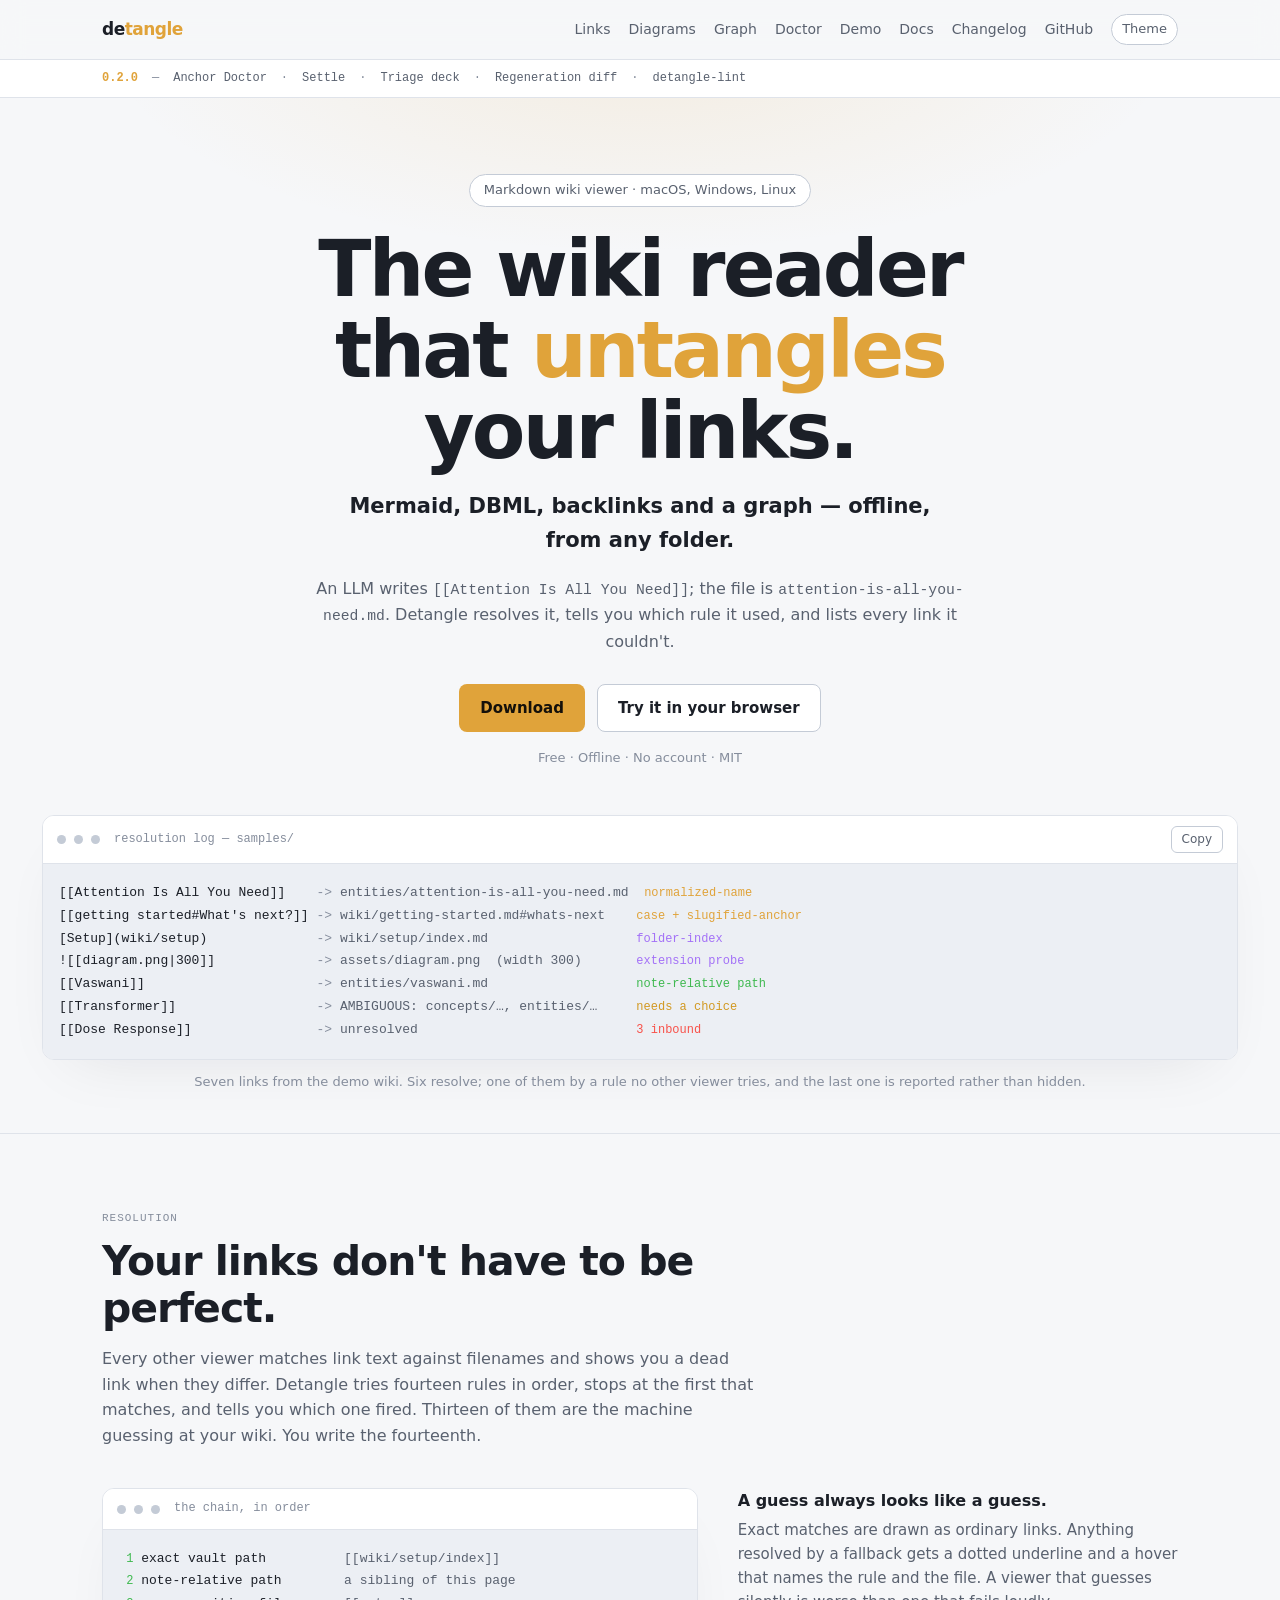
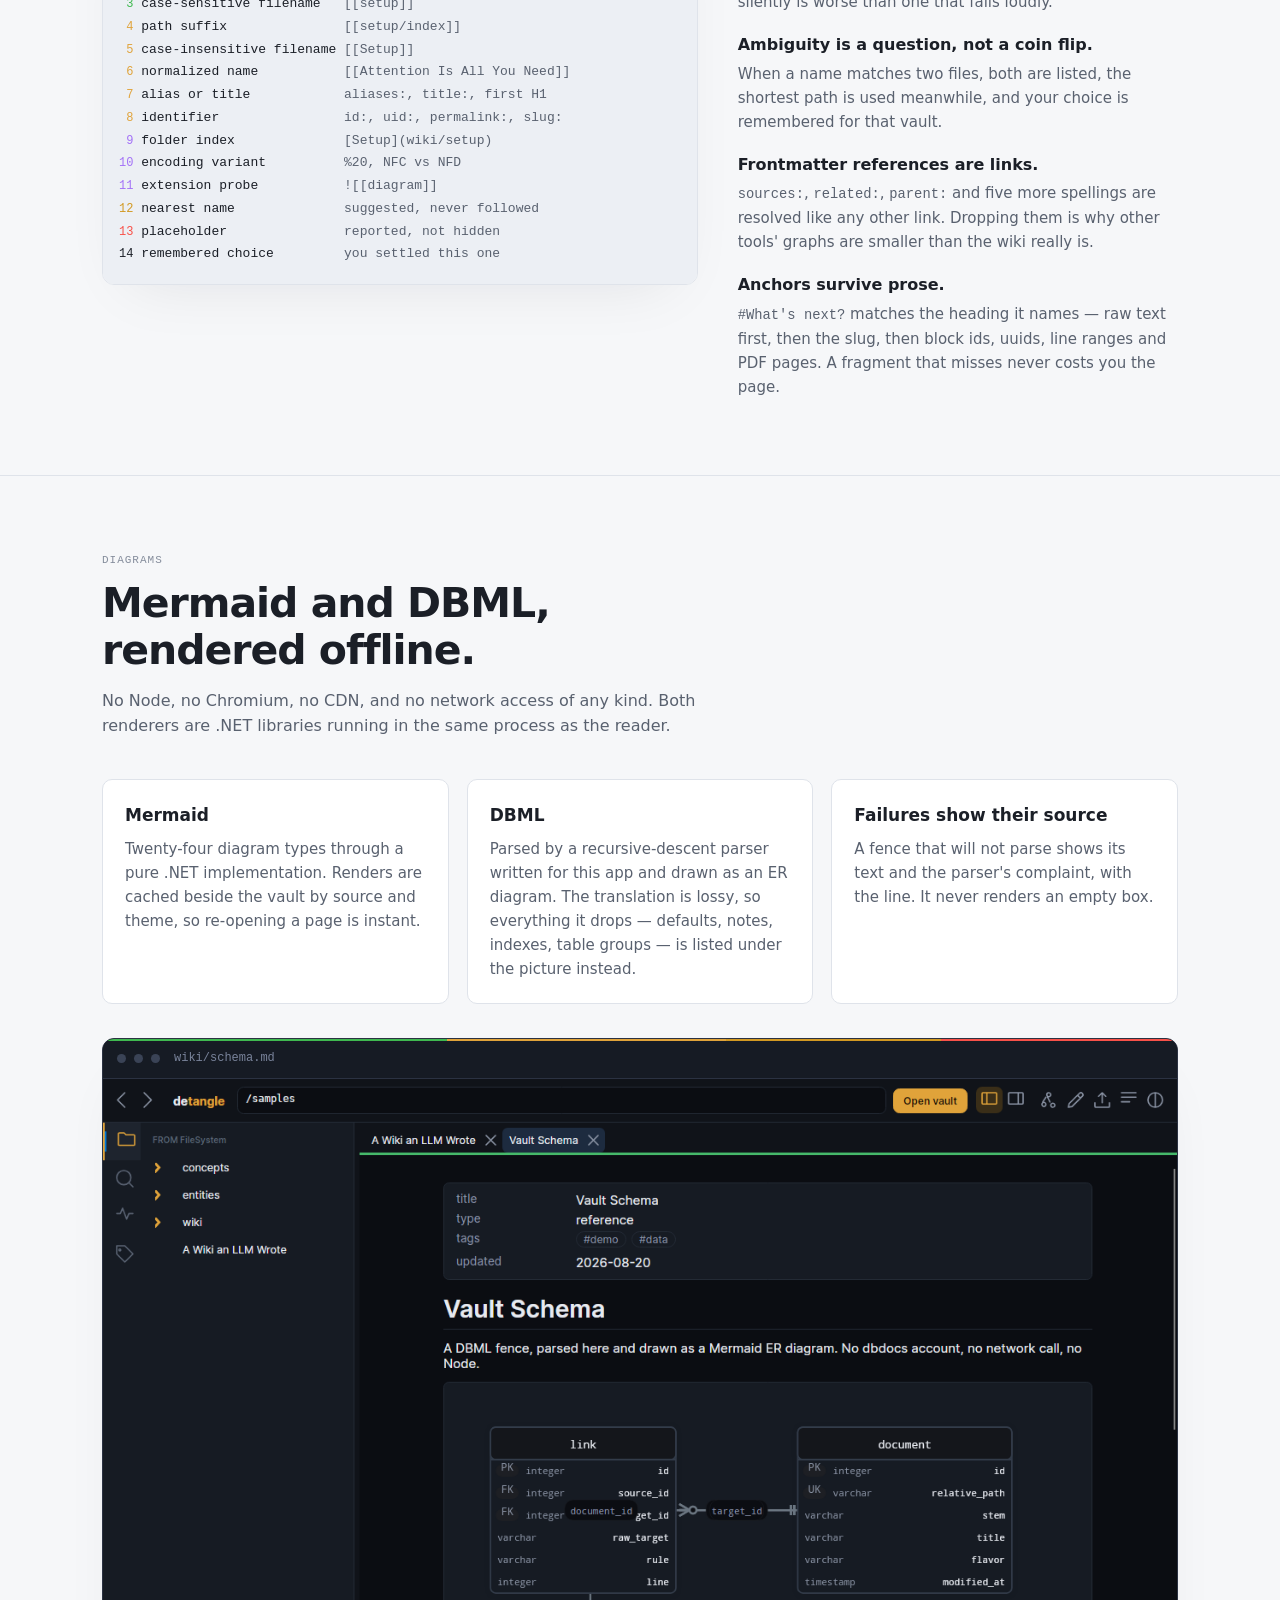
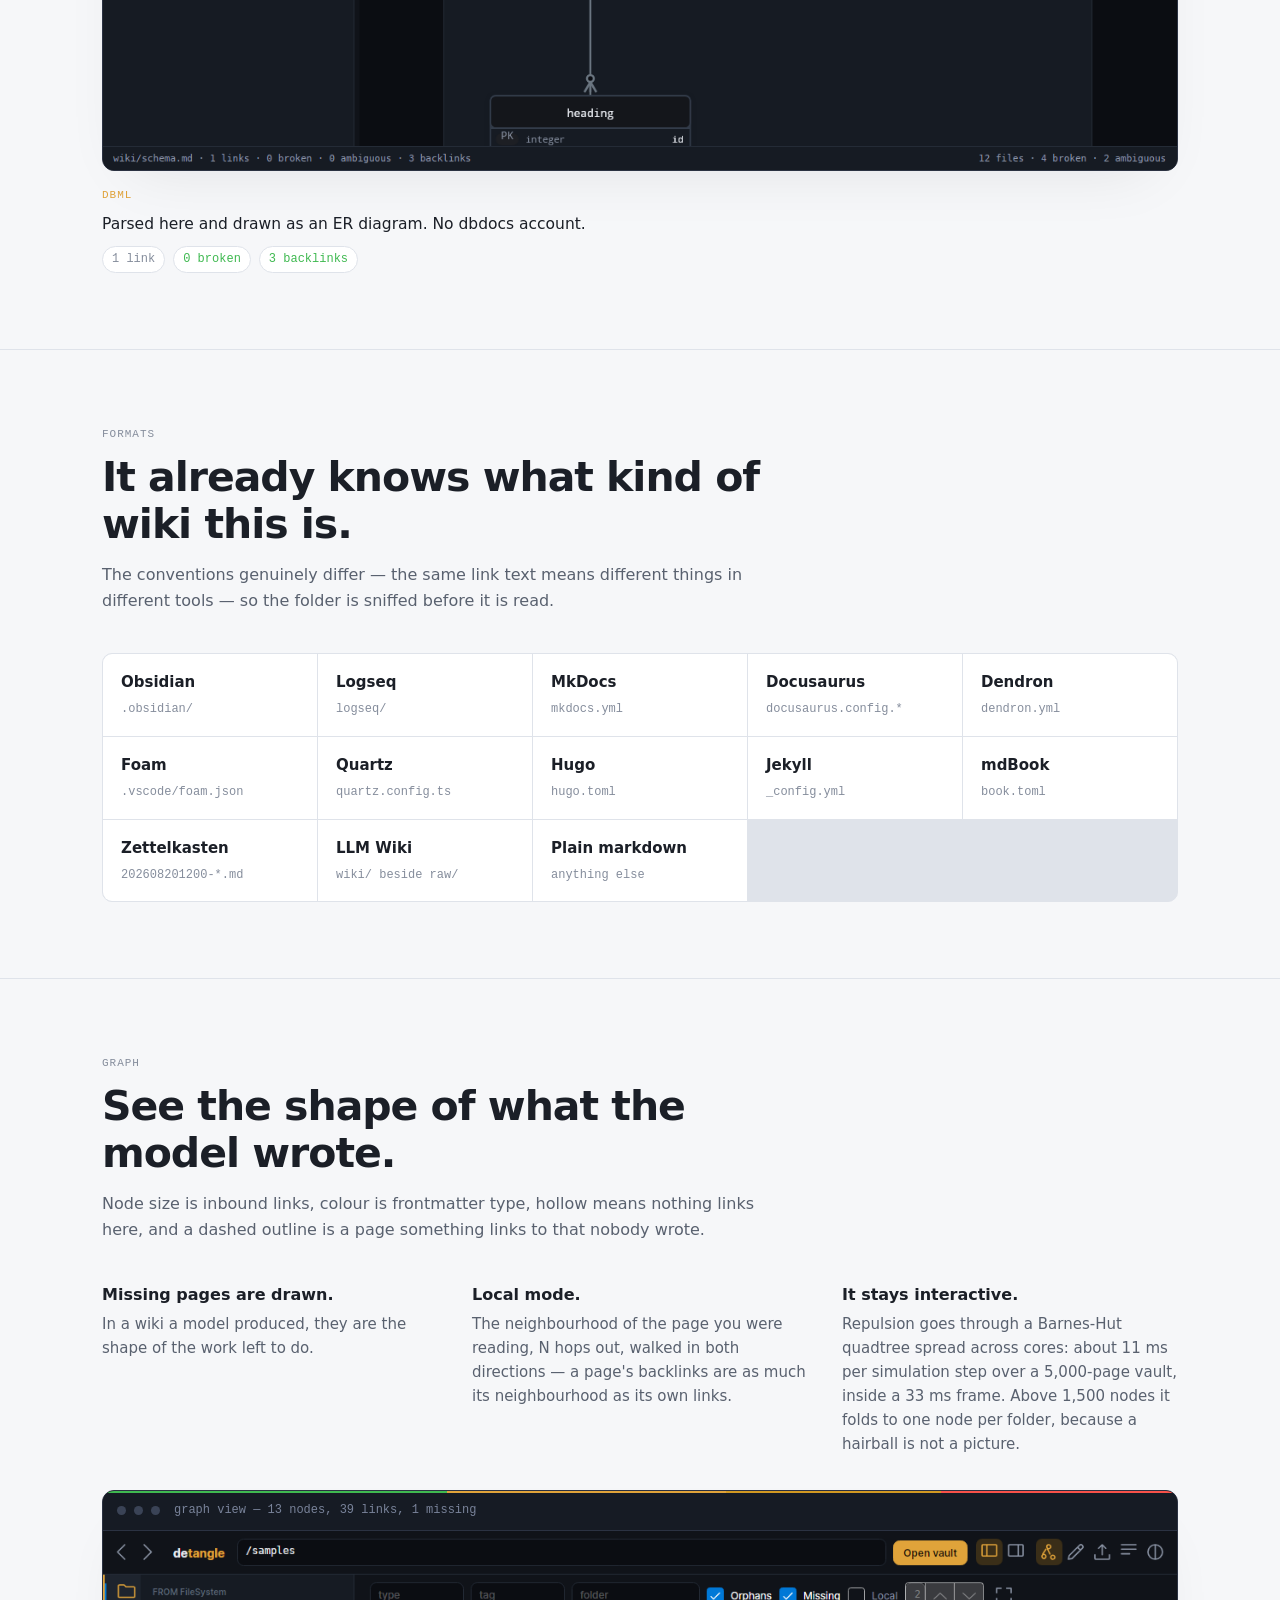
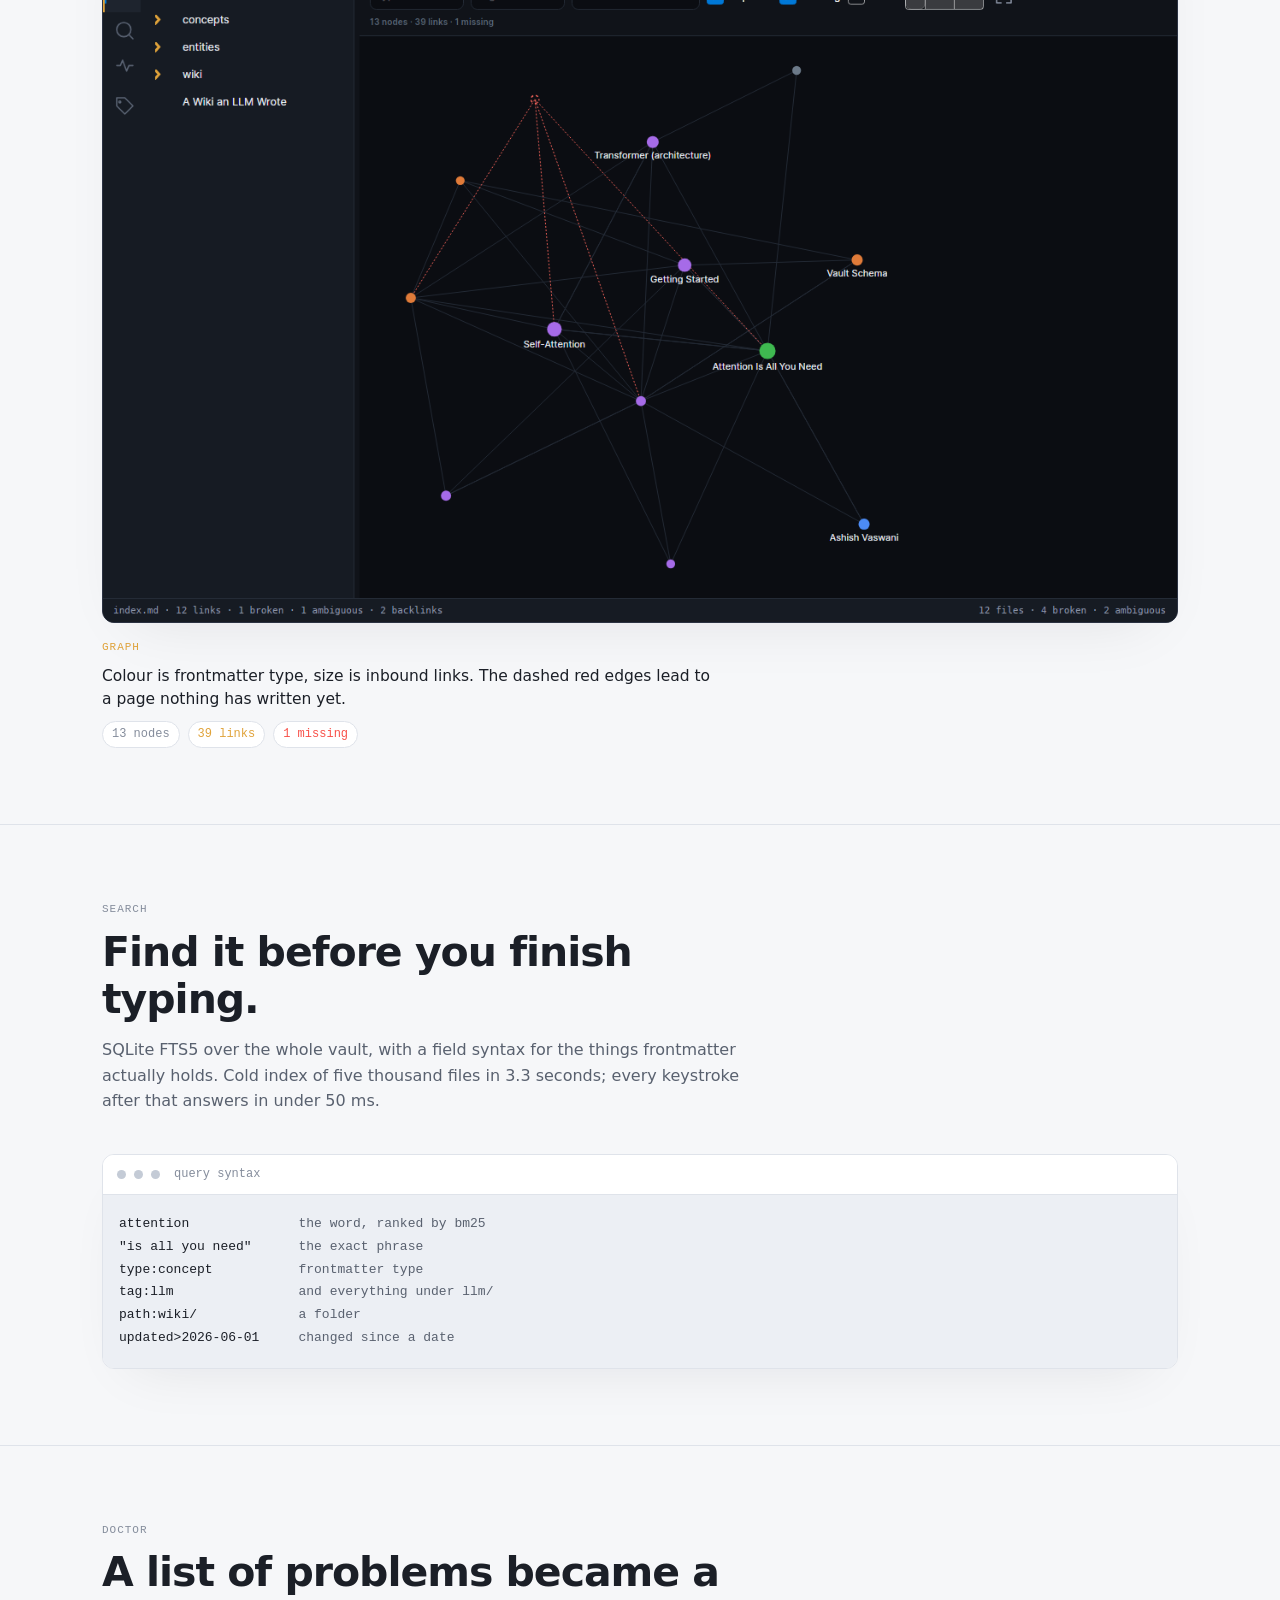
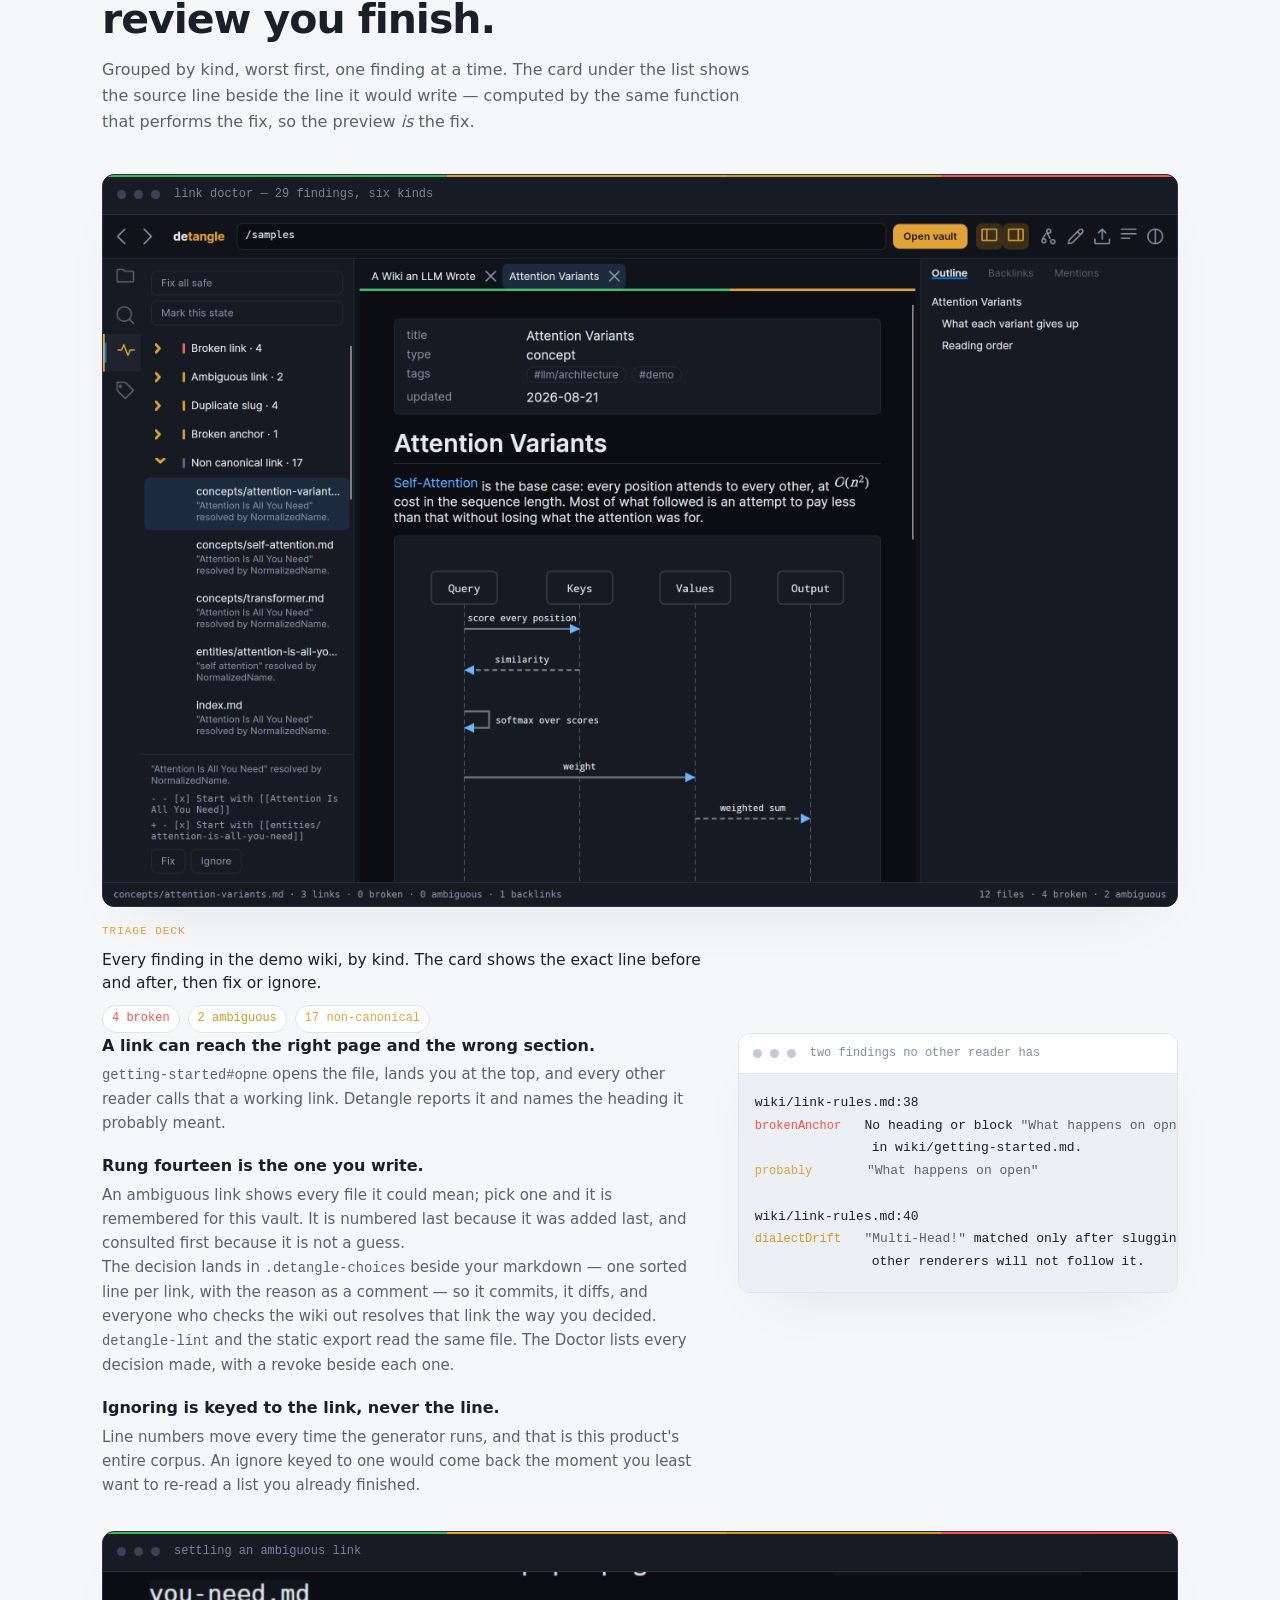
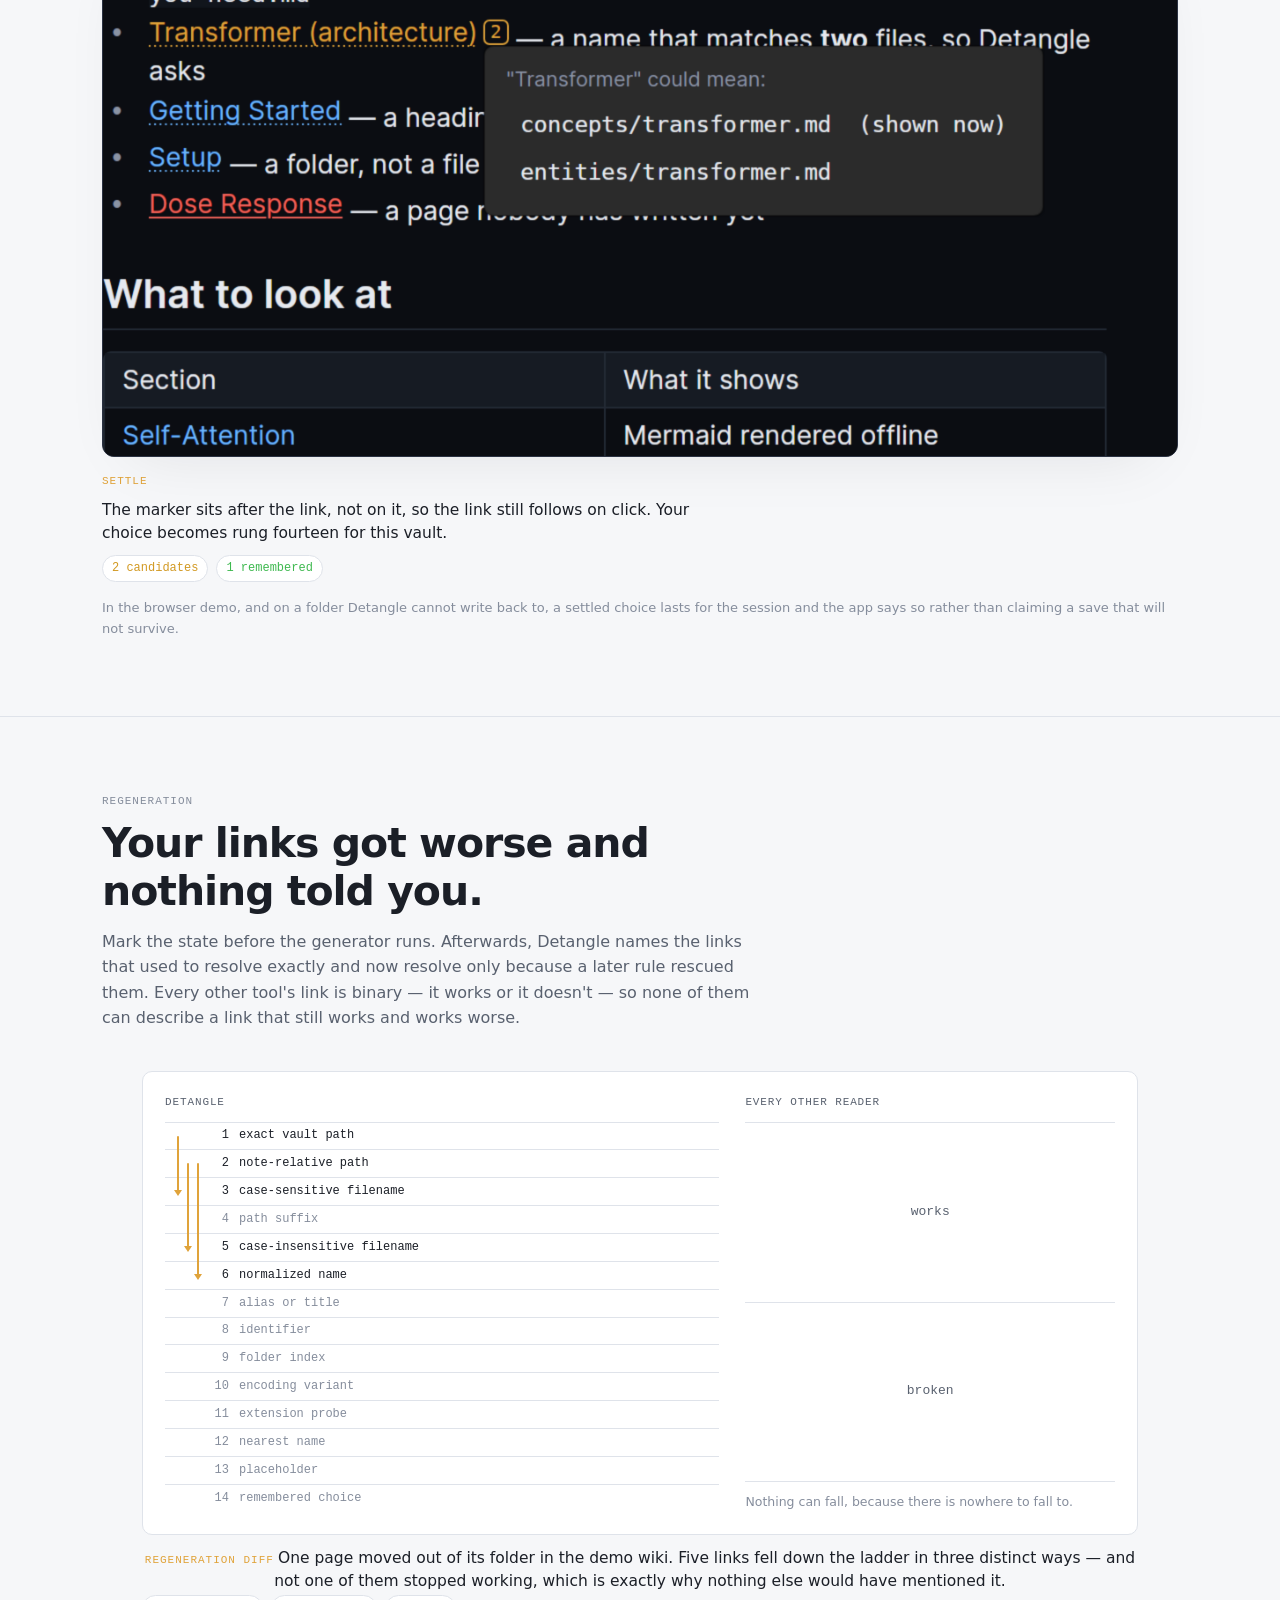
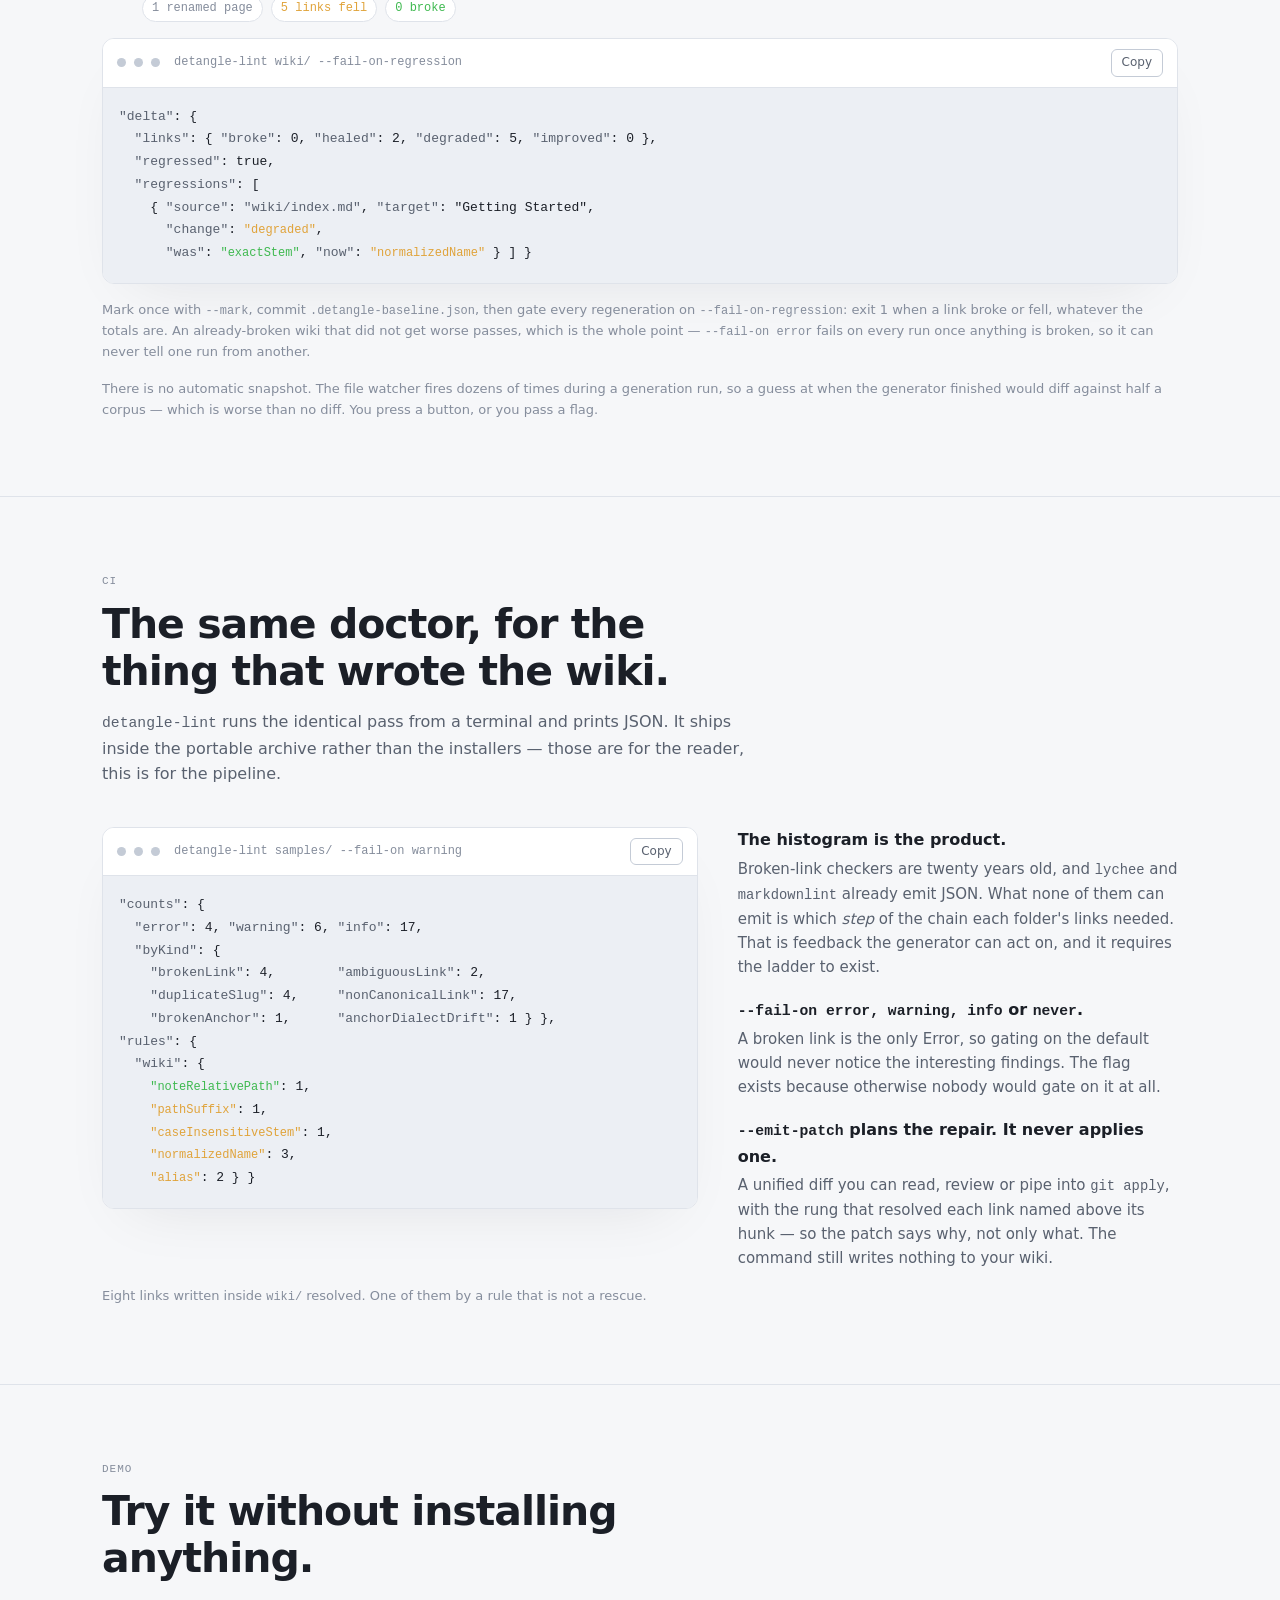
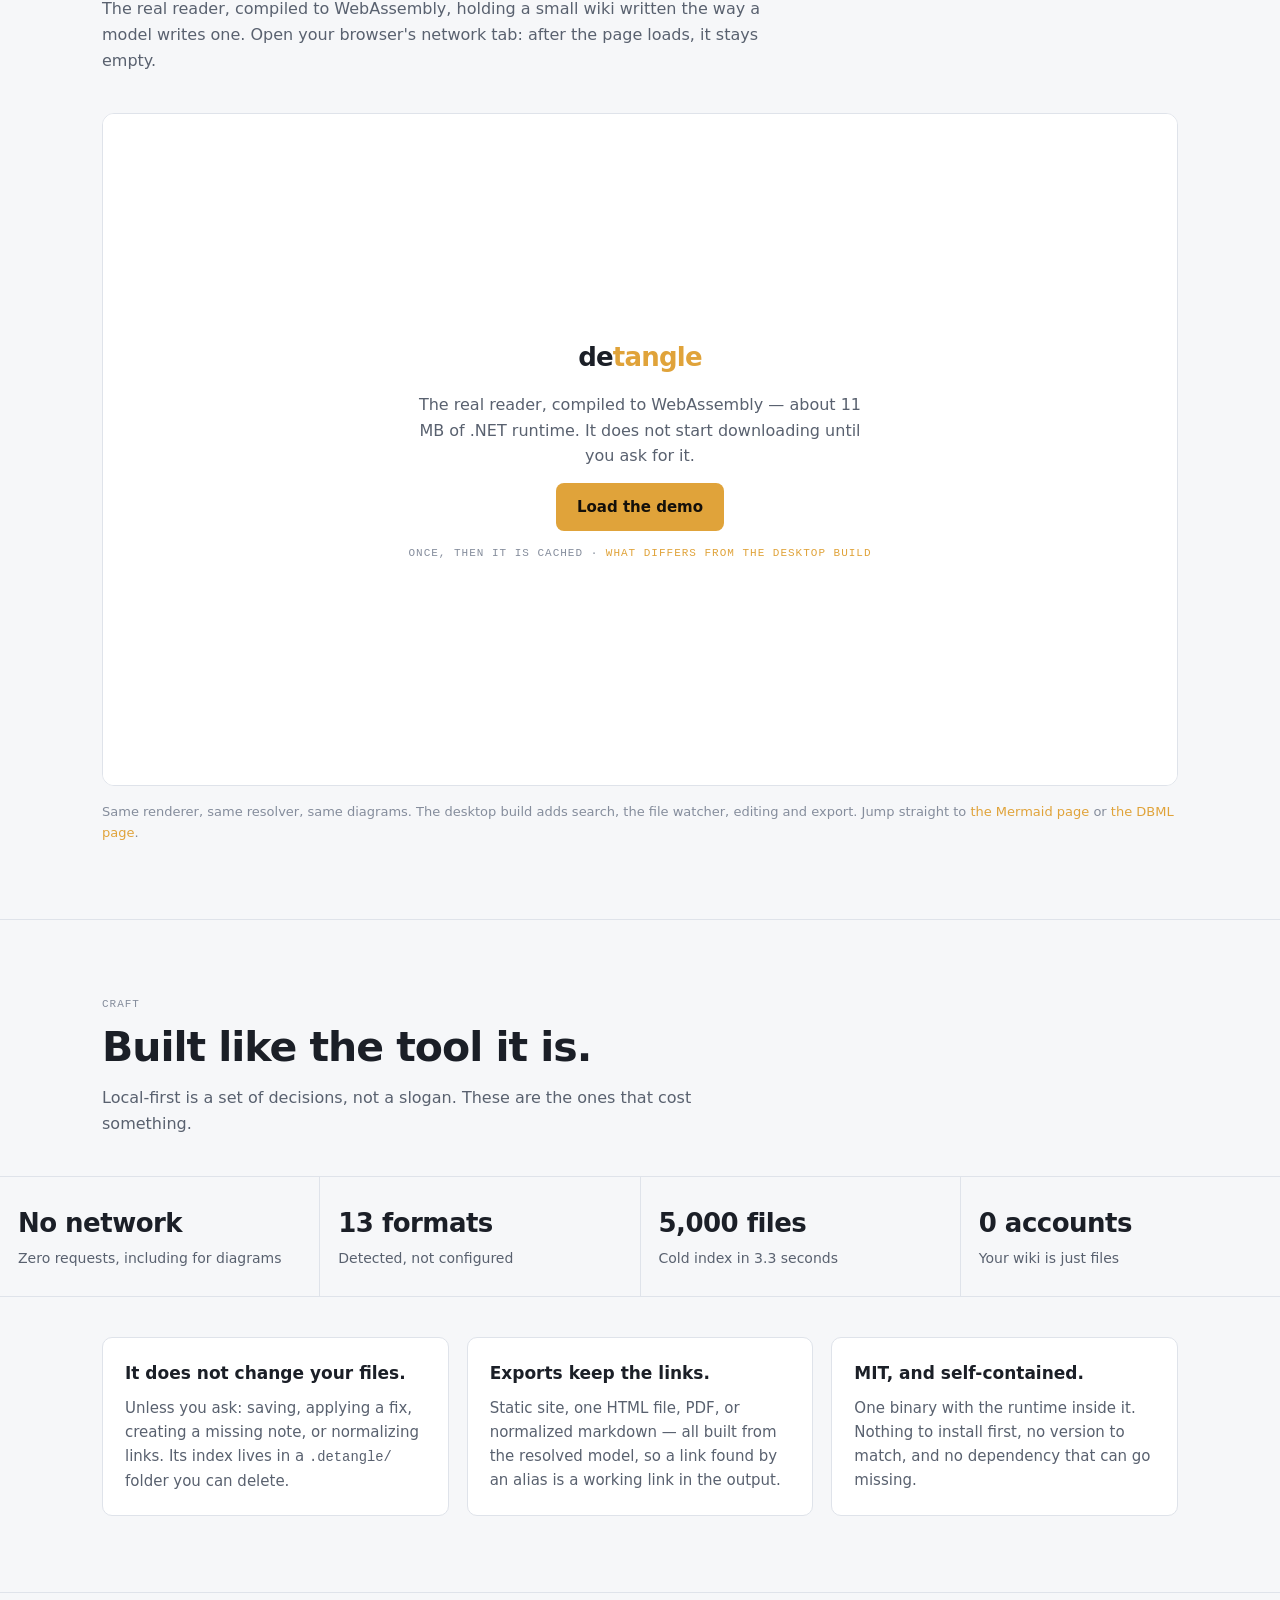
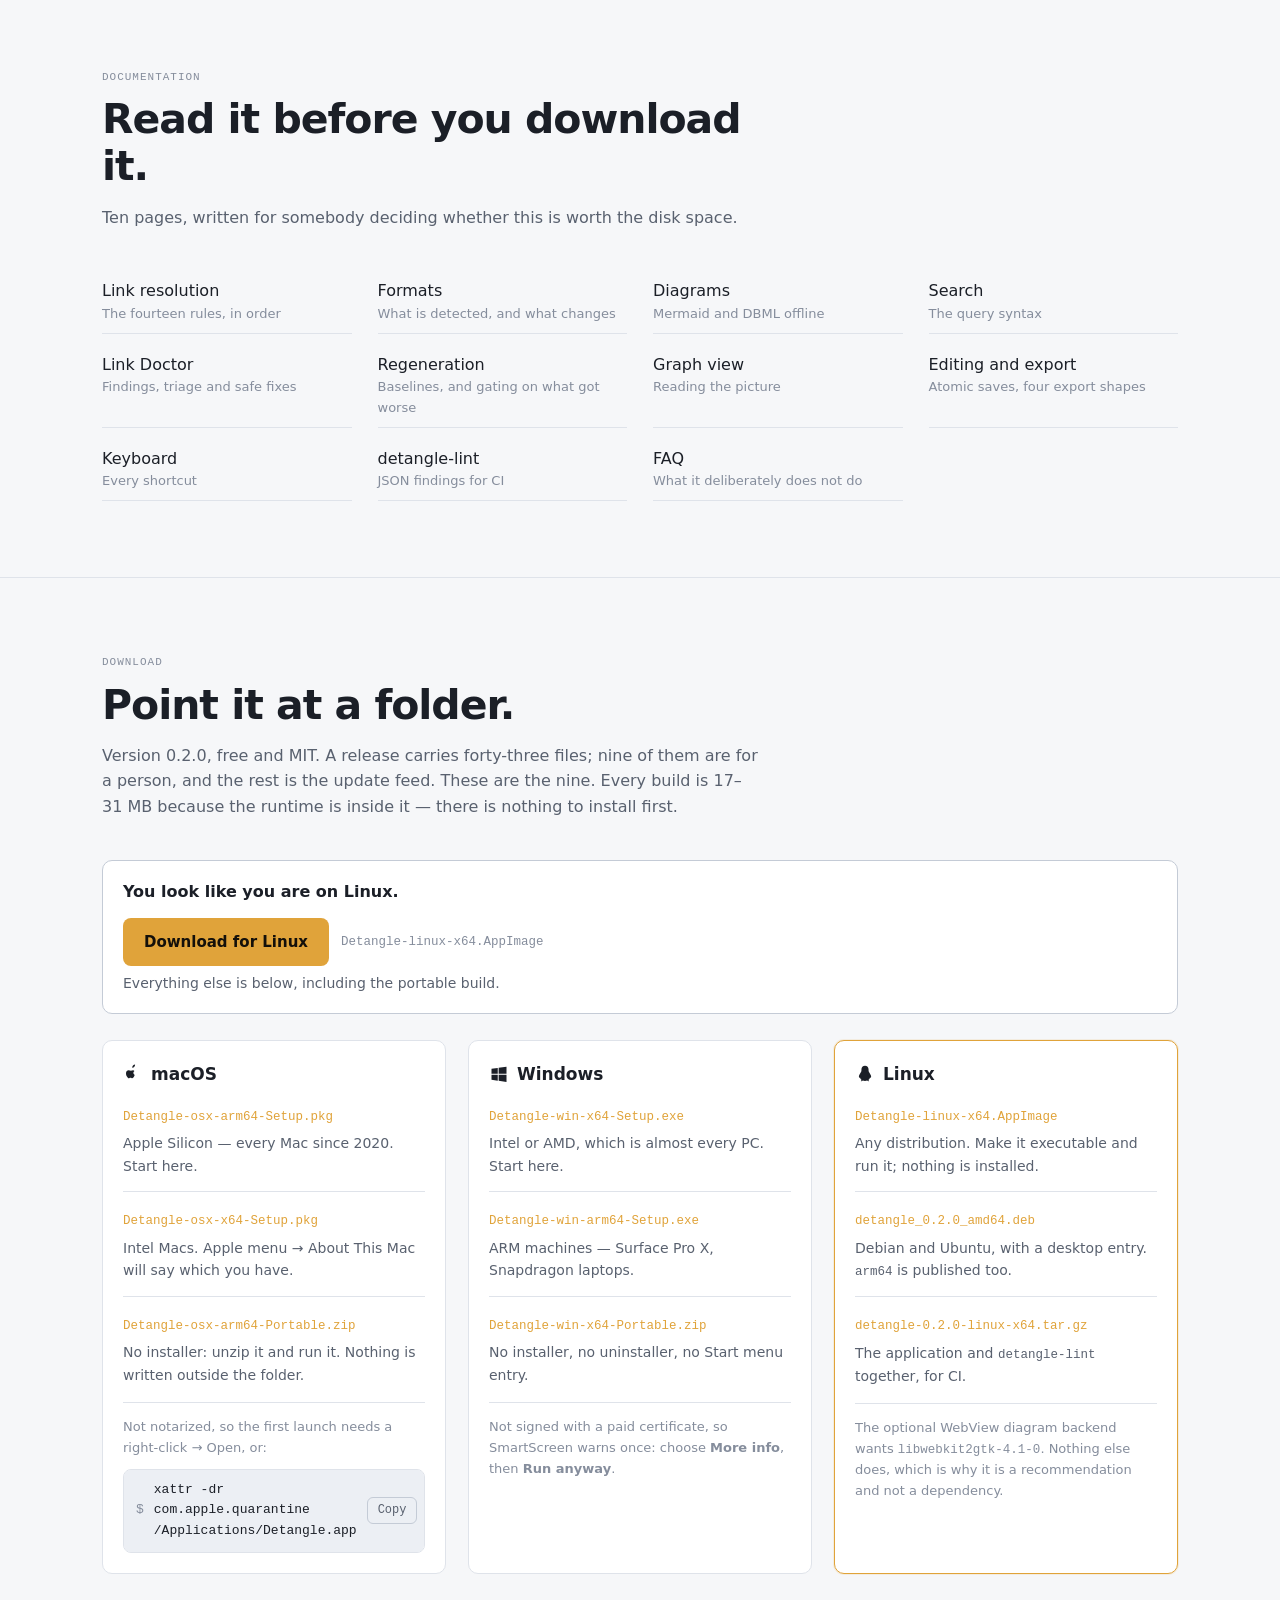
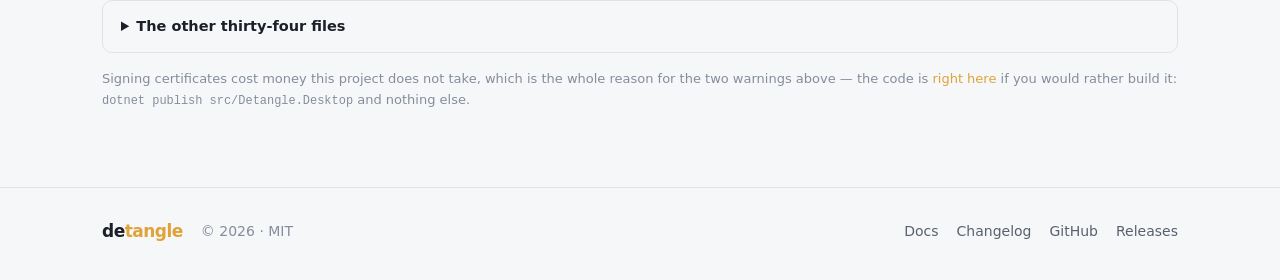
<file: site/index.html>
<!doctype html>
<html lang="en">
<head>
<meta charset="utf-8" />
<meta name="viewport" content="width=device-width, initial-scale=1" />
<title>Detangle — the wiki reader that untangles your links</title>
<meta name="description" content="A markdown wiki viewer that resolves the links your generator got wrong, says which rule it used, and tells you when a link that still works has started working worse. Offline, from any folder. macOS, Windows, Linux. MIT." />
<link rel="canonical" href="https://detangle.dev/" />
<meta property="og:title" content="Detangle — read the wiki the model actually wrote" />
<meta property="og:description" content="An LLM writes [[Attention Is All You Need]]; the file is attention-is-all-you-need.md. Detangle resolves it, tells you which rule it used, and lists every link it couldn't." />
<meta property="og:type" content="website" />
<meta property="og:url" content="https://detangle.dev/" />
<link rel="icon" href="favicon.svg" type="image/svg+xml" />
<link rel="stylesheet" href="styles.css" />
<script>
  // Pre-paint so the page never flashes the wrong palette. No stored value means
  // follow the operating system, which the stylesheet handles on its own.
  try {
    var stored = localStorage.getItem("detangle-theme");
    if (stored) { document.documentElement.setAttribute("data-theme", stored); }
  } catch (e) { /* private mode; the OS preference still applies */ }
</script>
</head>
<body>

<header>
  <div class="wrap">
    <a class="wordmark" href="index.html">de<span>tangle</span></a>
    <nav>
      <a href="#links">Links</a>
      <a href="#diagrams">Diagrams</a>
      <a href="#graph">Graph</a>
      <a href="#doctor">Doctor</a>
      <a class="persist" href="#demo">Demo</a>
      <a class="persist" href="docs/">Docs</a>
      <a class="persist" href="changelog.html">Changelog</a>
      <a class="persist" href="https://github.com/donaldsteele/detangle">GitHub</a>
      <button class="toggle" id="theme-toggle" type="button" aria-label="Switch theme">Theme</button>
    </nav>
  </div>
</header>

<!--
  What is new, delivered as navigation rather than as an announcement. Naming five things
  precisely and letting the reader count them does more than any adjective would.
-->
<div class="release-rail">
  <div class="wrap">
    <a class="ver" href="changelog.html">0.2.0</a>
    <span class="sep">&mdash;</span>
    <a href="#doctor">Anchor Doctor</a>
    <span class="sep">&middot;</span>
    <a href="#doctor">Settle</a>
    <span class="sep">&middot;</span>
    <a href="#doctor">Triage deck</a>
    <span class="sep">&middot;</span>
    <a href="#change">Regeneration diff</a>
    <span class="sep">&middot;</span>
    <a href="#lint">detangle-lint</a>
  </div>
</div>

<main>

<div class="hero">
  <div class="wrap">
    <span class="pill">Markdown wiki viewer · macOS, Windows, Linux</span>
    <h1>The wiki reader that <em>untangles</em> your links.</h1>
    <p class="capability">Mermaid, DBML, backlinks and a graph — offline, from any folder.</p>
    <p class="lede">
      An LLM writes <code>[[Attention Is All You Need]]</code>; the file is
      <code>attention-is-all-you-need.md</code>. Detangle resolves it, tells you which
      rule it used, and lists every link it couldn't.
    </p>
    <div class="cta-row">
      <a class="button primary" href="#download">Download</a>
      <a class="button ghost" href="#demo">Try it in your browser</a>
    </div>
    <p class="micro">Free · Offline · No account · MIT</p>
  </div>

  <figure class="shot">
    <div class="window">
      <div class="chrome">
        <span class="dot"></span><span class="dot"></span><span class="dot"></span>
        <span class="title">resolution log — samples/</span>
        <button class="copy" type="button" data-copy="log">Copy</button>
      </div>
<pre class="log" id="log"><span class="src">[[Attention Is All You Need]]</span>    <span class="arrow">-&gt;</span> <span class="dst">entities/attention-is-all-you-need.md</span>  <span class="rule normalized">normalized-name</span>
<span class="src">[[getting started#What's next?]]</span> <span class="arrow">-&gt;</span> <span class="dst">wiki/getting-started.md#whats-next</span>    <span class="rule normalized">case + slugified-anchor</span>
<span class="src">[Setup](wiki/setup)</span>              <span class="arrow">-&gt;</span> <span class="dst">wiki/setup/index.md</span>                   <span class="rule heuristic">folder-index</span>
<span class="src">![[diagram.png|300]]</span>             <span class="arrow">-&gt;</span> <span class="dst">assets/diagram.png  (width 300)</span>       <span class="rule heuristic">extension probe</span>
<span class="src">[[Vaswani]]</span>                      <span class="arrow">-&gt;</span> <span class="dst">entities/vaswani.md</span>                   <span class="rule exact">note-relative path</span>
<span class="src">[[Transformer]]</span>                  <span class="arrow">-&gt;</span> <span class="dst">AMBIGUOUS: concepts/…, entities/…</span>     <span class="rule ambiguous">needs a choice</span>
<span class="src">[[Dose Response]]</span>                <span class="arrow">-&gt;</span> <span class="dst">unresolved</span>                            <span class="rule unresolved">3 inbound</span></pre>
    </div>
    <figcaption>
      Seven links from the demo wiki. Six resolve; one of them by a rule no other viewer
      tries, and the last one is reported rather than hidden.
    </figcaption>
  </figure>
</div>

<section id="links">
  <div class="wrap">
    <div class="section-head">
      <span class="label">Resolution</span>
      <h2>Your links don't have to be perfect.</h2>
      <p>
        Every other viewer matches link text against filenames and shows you a dead link
        when they differ. Detangle tries fourteen rules in order, stops at the first that
        matches, and tells you which one fired. Thirteen of them are the machine guessing
        at your wiki. You write the fourteenth.
      </p>
    </div>

    <div class="split">
      <div class="window">
        <div class="chrome">
          <span class="dot"></span><span class="dot"></span><span class="dot"></span>
          <span class="title">the chain, in order</span>
        </div>
<pre class="log"><span class="rule exact"> 1</span> exact vault path          <span class="dst">[[wiki/setup/index]]</span>
<span class="rule exact"> 2</span> note-relative path        <span class="dst">a sibling of this page</span>
<span class="rule exact"> 3</span> case-sensitive filename   <span class="dst">[[setup]]</span>
<span class="rule normalized"> 4</span> path suffix               <span class="dst">[[setup/index]]</span>
<span class="rule normalized"> 5</span> case-insensitive filename <span class="dst">[[Setup]]</span>
<span class="rule normalized"> 6</span> normalized name           <span class="dst">[[Attention Is All You Need]]</span>
<span class="rule normalized"> 7</span> alias or title            <span class="dst">aliases:, title:, first H1</span>
<span class="rule normalized"> 8</span> identifier                <span class="dst">id:, uid:, permalink:, slug:</span>
<span class="rule heuristic"> 9</span> folder index              <span class="dst">[Setup](wiki/setup)</span>
<span class="rule heuristic">10</span> encoding variant          <span class="dst">%20, NFC vs NFD</span>
<span class="rule heuristic">11</span> extension probe           <span class="dst">![[diagram]]</span>
<span class="rule ambiguous">12</span> nearest name              <span class="dst">suggested, never followed</span>
<span class="rule unresolved">13</span> placeholder               <span class="dst">reported, not hidden</span>
<span class="rule settled">14</span> remembered choice         <span class="dst">you settled this one</span></pre>
      </div>

      <ul class="points">
        <li>
          <h3>A guess always looks like a guess.</h3>
          <p>
            Exact matches are drawn as ordinary links. Anything resolved by a fallback
            gets a dotted underline and a hover that names the rule and the file. A viewer
            that guesses silently is worse than one that fails loudly.
          </p>
        </li>
        <li>
          <h3>Ambiguity is a question, not a coin flip.</h3>
          <p>
            When a name matches two files, both are listed, the shortest path is used
            meanwhile, and your choice is remembered for that vault.
          </p>
        </li>
        <li>
          <h3>Frontmatter references are links.</h3>
          <p>
            <code>sources:</code>, <code>related:</code>, <code>parent:</code> and five
            more spellings are resolved like any other link. Dropping them is why other
            tools' graphs are smaller than the wiki really is.
          </p>
        </li>
        <li>
          <h3>Anchors survive prose.</h3>
          <p>
            <code>#What's next?</code> matches the heading it names — raw text first,
            then the slug, then block ids, uuids, line ranges and PDF pages. A fragment
            that misses never costs you the page.
          </p>
        </li>
      </ul>
    </div>
</div>
</section>

<section id="diagrams">
  <div class="wrap">
    <div class="section-head">
      <span class="label">Diagrams</span>
      <h2>Mermaid and DBML, rendered offline.</h2>
      <p>
        No Node, no Chromium, no CDN, and no network access of any kind. Both renderers
        are .NET libraries running in the same process as the reader.
      </p>
    </div>

    <div class="cards">
      <div class="card">
        <h3>Mermaid</h3>
        <p>
          Twenty-four diagram types through a pure .NET implementation. Renders are cached
          beside the vault by source and theme, so re-opening a page is instant.
        </p>
      </div>
      <div class="card">
        <h3>DBML</h3>
        <p>
          Parsed by a recursive-descent parser written for this app and drawn as an ER
          diagram. The translation is lossy, so everything it drops — defaults, notes,
          indexes, table groups — is listed under the picture instead.
        </p>
      </div>
      <div class="card">
        <h3>Failures show their source</h3>
        <p>
          A fence that will not parse shows its text and the parser's complaint, with the
          line. It never renders an empty box.
        </p>
      </div>
    </div>
        <figure class="shot inset">
        <div class="window">
          <div class="chrome">
            <span class="dot"></span><span class="dot"></span><span class="dot"></span>
            <span class="title">wiki/schema.md</span>
          </div>
          <img src="images/dbml.png" width="1256" height="808" loading="lazy"
               alt="A DBML schema rendered as an entity relationship diagram inside Detangle" />
        </div>
        <figcaption>
          <span class="reading-label">DBML</span>
          <span class="reading-line">Parsed here and drawn as an ER diagram. No dbdocs account.</span>
          <span class="readings">
            <span class="reading">1 link</span>
            <span class="reading exact">0 broken</span>
            <span class="reading exact">3 backlinks</span>
          </span>
        </figcaption>
      </figure>
</div>
</section>

<section id="formats">
  <div class="wrap">
    <div class="section-head">
      <span class="label">Formats</span>
      <h2>It already knows what kind of wiki this is.</h2>
      <p>
        The conventions genuinely differ — the same link text means different things in
        different tools — so the folder is sniffed before it is read.
      </p>
    </div>

    <div class="formats">
      <div><strong>Obsidian</strong><span>.obsidian/</span></div>
      <div><strong>Logseq</strong><span>logseq/</span></div>
      <div><strong>MkDocs</strong><span>mkdocs.yml</span></div>
      <div><strong>Docusaurus</strong><span>docusaurus.config.*</span></div>
      <div><strong>Dendron</strong><span>dendron.yml</span></div>
      <div><strong>Foam</strong><span>.vscode/foam.json</span></div>
      <div><strong>Quartz</strong><span>quartz.config.ts</span></div>
      <div><strong>Hugo</strong><span>hugo.toml</span></div>
      <div><strong>Jekyll</strong><span>_config.yml</span></div>
      <div><strong>mdBook</strong><span>book.toml</span></div>
      <div><strong>Zettelkasten</strong><span>202608201200-*.md</span></div>
      <div><strong>LLM Wiki</strong><span>wiki/ beside raw/</span></div>
      <div><strong>Plain markdown</strong><span>anything else</span></div>
    </div>
  </div>
</section>

<section id="graph">
  <div class="wrap">
    <div class="section-head">
      <span class="label">Graph</span>
      <h2>See the shape of what the model wrote.</h2>
      <p>
        Node size is inbound links, colour is frontmatter type, hollow means nothing links
        here, and a dashed outline is a page something links to that nobody wrote.
      </p>
    </div>

      <ul class="points wide">
        <li>
          <h3>Missing pages are drawn.</h3>
          <p>In a wiki a model produced, they are the shape of the work left to do.</p>
        </li>
        <li>
          <h3>Local mode.</h3>
          <p>
            The neighbourhood of the page you were reading, N hops out, walked in both
            directions — a page's backlinks are as much its neighbourhood as its own links.
          </p>
        </li>
        <li>
          <h3>It stays interactive.</h3>
          <p>
            Repulsion goes through a Barnes-Hut quadtree spread across cores: about 11 ms
            per simulation step over a 5,000-page vault, inside a 33 ms frame. Above 1,500
            nodes it folds to one node per folder, because a hairball is not a picture.
          </p>
        </li>
      </ul>

      <figure class="shot inset">
        <div class="window">
          <div class="chrome">
            <span class="dot"></span><span class="dot"></span><span class="dot"></span>
            <span class="title">graph view — 13 nodes, 39 links, 1 missing</span>
          </div>
          <img src="images/graph.png" width="1256" height="808" loading="lazy"
               alt="Detangle's force-directed graph of the demo wiki, with missing pages drawn as dashed edges" />
        </div>
        <figcaption>
          <span class="reading-label">Graph</span>
          <span class="reading-line">Colour is frontmatter type, size is inbound links. The dashed red edges lead to a page nothing has written yet.</span>
          <span class="readings">
            <span class="reading">13 nodes</span>
            <span class="reading normalized">39 links</span>
            <span class="reading unresolved">1 missing</span>
          </span>
        </figcaption>
      </figure>
</div>
</section>

<section id="search">
  <div class="wrap">
    <div class="section-head">
      <span class="label">Search</span>
      <h2>Find it before you finish typing.</h2>
      <p>
        SQLite FTS5 over the whole vault, with a field syntax for the things frontmatter
        actually holds. Cold index of five thousand files in 3.3 seconds; every keystroke
        after that answers in under 50 ms.
      </p>
    </div>

    <div class="window">
      <div class="chrome">
        <span class="dot"></span><span class="dot"></span><span class="dot"></span>
        <span class="title">query syntax</span>
      </div>
<pre class="log"><span class="src">attention</span>              <span class="dst">the word, ranked by bm25</span>
<span class="src">"is all you need"</span>      <span class="dst">the exact phrase</span>
<span class="src">type:concept</span>           <span class="dst">frontmatter type</span>
<span class="src">tag:llm</span>                <span class="dst">and everything under llm/</span>
<span class="src">path:wiki/</span>             <span class="dst">a folder</span>
<span class="src">updated&gt;2026-06-01</span>     <span class="dst">changed since a date</span></pre>
    </div>
  </div>
</section>

<section id="doctor">
  <div class="wrap">
    <div class="section-head">
      <span class="label">Doctor</span>
      <h2>A list of problems became a review you finish.</h2>
      <p>
        Grouped by kind, worst first, one finding at a time. The card under the list shows
        the source line beside the line it would write — computed by the same function that
        performs the fix, so the preview <em>is</em> the fix.
      </p>
    </div>

    <figure class="shot inset">
      <div class="window">
        <div class="chrome">
          <span class="dot"></span><span class="dot"></span><span class="dot"></span>
          <span class="title">link doctor — 29 findings, six kinds</span>
        </div>
        <img src="images/doctor.png" width="1256" height="808" loading="lazy"
             alt="Detangle's Link Doctor grouped by finding kind, with one finding selected and a before-and-after preview of the line it would rewrite" />
      </div>
      <figcaption>
        <span class="reading-label">Triage deck</span>
        <span class="reading-line">Every finding in the demo wiki, by kind. The card shows the exact line before and after, then fix or ignore.</span>
        <span class="readings">
          <span class="reading unresolved">4 broken</span>
          <span class="reading ambiguous">2 ambiguous</span>
          <span class="reading normalized">17 non-canonical</span>
        </span>
      </figcaption>
    </figure>

    <div class="split">
      <ul class="points">
        <li>
          <h3>A link can reach the right page and the wrong section.</h3>
          <p>
            <code>getting-started#opne</code> opens the file, lands you at the top, and
            every other reader calls that a working link. Detangle reports it and names the
            heading it probably meant.
          </p>
        </li>
        <li>
          <h3>Rung fourteen is the one you write.</h3>
          <p>
            An ambiguous link shows every file it could mean; pick one and it is remembered
            for this vault. It is numbered last because it was added last, and consulted
            first because it is not a guess.
          </p>
          <p>
            The decision lands in <code>.detangle-choices</code> beside your markdown — one
            sorted line per link, with the reason as a comment — so it commits, it diffs,
            and everyone who checks the wiki out resolves that link the way you decided.
            <code>detangle-lint</code> and the static export read the same file. The Doctor
            lists every decision made, with a revoke beside each one.
          </p>
        </li>
        <li>
          <h3>Ignoring is keyed to the link, never the line.</h3>
          <p>
            Line numbers move every time the generator runs, and that is this product's
            entire corpus. An ignore keyed to one would come back the moment you least
            want to re-read a list you already finished.
          </p>
        </li>
      </ul>

      <div class="window">
        <div class="chrome">
          <span class="dot"></span><span class="dot"></span><span class="dot"></span>
          <span class="title">two findings no other reader has</span>
        </div>
<pre class="log"><span class="src">wiki/link-rules.md:38</span>
<span class="rule unresolved">brokenAnchor</span>   No heading or block <span class="dst">"What happens on opne"</span>
               in wiki/getting-started.md.
<span class="rule normalized">probably</span>       <span class="dst">"What happens on open"</span>

<span class="src">wiki/link-rules.md:40</span>
<span class="rule ambiguous">dialectDrift</span>   <span class="dst">"Multi-Head!"</span> matched only after slugging;
               other renderers will not follow it.</pre>
      </div>
    </div>

    <figure class="shot inset">
      <div class="window">
        <div class="chrome">
          <span class="dot"></span><span class="dot"></span><span class="dot"></span>
          <span class="title">settling an ambiguous link</span>
        </div>
        <img src="images/settle.png" width="1220" height="550" loading="lazy"
             alt="An ambiguous link in a rendered page with a small count marker after it, opened to show both candidate files and which one is shown now" />
      </div>
      <figcaption>
        <span class="reading-label">Settle</span>
        <span class="reading-line">The marker sits after the link, not on it, so the link still follows on click. Your choice becomes rung fourteen for this vault.</span>
        <span class="readings">
          <span class="reading ambiguous">2 candidates</span>
          <span class="reading exact">1 remembered</span>
        </span>
      </figcaption>
    </figure>

    <p class="micro">
      In the browser demo, and on a folder Detangle cannot write back to, a settled choice
      lasts for the session and the app says so rather than claiming a save that will not
      survive.
    </p>
  </div>
</section>

<section id="change">
  <div class="wrap">
    <div class="section-head">
      <span class="label">Regeneration</span>
      <h2>Your links got worse and nothing told you.</h2>
      <p>
        Mark the state before the generator runs. Afterwards, Detangle names the links that
        used to resolve exactly and now resolve only because a later rule rescued them.
        Every other tool's link is binary — it works or it doesn't — so none of them can
        describe a link that still works and works worse.
      </p>
    </div>

    <figure>
      <div class="ladder">
        <div class="side">
          <h3>Detangle</h3>
          <div class="rungs" aria-hidden="true">
            <div class="rung touched"><span class="step">1</span><span class="name">exact vault path</span></div>
            <div class="rung touched"><span class="step">2</span><span class="name">note-relative path</span></div>
            <div class="rung touched"><span class="step">3</span><span class="name">case-sensitive filename</span></div>
            <div class="rung"><span class="step">4</span><span class="name">path suffix</span></div>
            <div class="rung touched"><span class="step">5</span><span class="name">case-insensitive filename</span></div>
            <div class="rung touched"><span class="step">6</span><span class="name">normalized name</span></div>
            <div class="rung"><span class="step">7</span><span class="name">alias or title</span></div>
            <div class="rung"><span class="step">8</span><span class="name">identifier</span></div>
            <div class="rung"><span class="step">9</span><span class="name">folder index</span></div>
            <div class="rung"><span class="step">10</span><span class="name">encoding variant</span></div>
            <div class="rung"><span class="step">11</span><span class="name">extension probe</span></div>
            <div class="rung"><span class="step">12</span><span class="name">nearest name</span></div>
            <div class="rung"><span class="step">13</span><span class="name">placeholder</span></div>
            <div class="rung"><span class="step">14</span><span class="name">remembered choice</span></div>
            <span class="drop a"></span>
            <span class="drop b"></span>
            <span class="drop c"></span>
          </div>
        </div>

        <div class="side">
          <h3>Every other reader</h3>
          <div class="rungs binary" aria-hidden="true">
            <div class="rung">works</div>
            <div class="rung">broken</div>
          </div>
          <p class="ladder-note">
            Nothing can fall, because there is nowhere to fall to.
          </p>
        </div>
      </div>

      <figcaption>
        <span class="reading-label">Regeneration diff</span>
        <span class="reading-line">One page moved out of its folder in the demo wiki. Five links fell down the ladder in three distinct ways — and not one of them stopped working, which is exactly why nothing else would have mentioned it.</span>
        <span class="readings">
          <span class="reading">1 renamed page</span>
          <span class="reading normalized">5 links fell</span>
          <span class="reading exact">0 broke</span>
        </span>
      </figcaption>
    </figure>

    <div class="window">
      <div class="chrome">
        <span class="dot"></span><span class="dot"></span><span class="dot"></span>
        <span class="title">detangle-lint wiki/ --fail-on-regression</span>
        <button class="copy" type="button" data-copy="delta">Copy</button>
      </div>
<pre class="log" id="delta"><span class="key">"delta"</span>: {
  <span class="key">"links"</span>: { <span class="key">"broke"</span>: <span class="num">0</span>, <span class="key">"healed"</span>: <span class="num">2</span>, <span class="key">"degraded"</span>: <span class="num">5</span>, <span class="key">"improved"</span>: <span class="num">0</span> },
  <span class="key">"regressed"</span>: <span class="num">true</span>,
  <span class="key">"regressions"</span>: [
    { <span class="key">"source"</span>: <span class="dst">"wiki/index.md"</span>, <span class="key">"target"</span>: <span class="src">"Getting Started"</span>,
      <span class="key">"change"</span>: <span class="rule normalized">"degraded"</span>,
      <span class="key">"was"</span>: <span class="rule exact">"exactStem"</span>, <span class="key">"now"</span>: <span class="rule normalized">"normalizedName"</span> } ] }</pre>
    </div>

    <p class="micro">
      Mark once with <code>--mark</code>, commit <code>.detangle-baseline.json</code>, then
      gate every regeneration on <code>--fail-on-regression</code>: exit 1 when a link broke
      or fell, whatever the totals are. An already-broken wiki that did not get worse
      passes, which is the whole point — <code>--fail-on error</code> fails on every run
      once anything is broken, so it can never tell one run from another.
    </p>

    <p class="micro">
      There is no automatic snapshot. The file watcher fires dozens of times during a
      generation run, so a guess at when the generator finished would diff against half a
      corpus — which is worse than no diff. You press a button, or you pass a flag.
    </p>
  </div>
</section>

<section id="lint">
  <div class="wrap">
    <div class="section-head">
      <span class="label">CI</span>
      <h2>The same doctor, for the thing that wrote the wiki.</h2>
      <p>
        <code>detangle-lint</code> runs the identical pass from a terminal and prints JSON.
        It ships inside the portable archive rather than the installers — those are for the
        reader, this is for the pipeline.
      </p>
    </div>

    <div class="split">
      <div class="window">
        <div class="chrome">
          <span class="dot"></span><span class="dot"></span><span class="dot"></span>
          <span class="title">detangle-lint samples/ --fail-on warning</span>
          <button class="copy" type="button" data-copy="lint">Copy</button>
        </div>
<pre class="log" id="lint"><span class="key">"counts"</span>: {
  <span class="key">"error"</span>: <span class="num">4</span>, <span class="key">"warning"</span>: <span class="num">6</span>, <span class="key">"info"</span>: <span class="num">17</span>,
  <span class="key">"byKind"</span>: {
    <span class="key">"brokenLink"</span>: <span class="num">4</span>,        <span class="key">"ambiguousLink"</span>: <span class="num">2</span>,
    <span class="key">"duplicateSlug"</span>: <span class="num">4</span>,     <span class="key">"nonCanonicalLink"</span>: <span class="num">17</span>,
    <span class="key">"brokenAnchor"</span>: <span class="num">1</span>,      <span class="key">"anchorDialectDrift"</span>: <span class="num">1</span> } },
<span class="key">"rules"</span>: {
  <span class="key">"wiki"</span>: {
    <span class="rule exact">"noteRelativePath"</span>: <span class="num">1</span>,
    <span class="rule normalized">"pathSuffix"</span>: <span class="num">1</span>,
    <span class="rule normalized">"caseInsensitiveStem"</span>: <span class="num">1</span>,
    <span class="rule normalized">"normalizedName"</span>: <span class="num">3</span>,
    <span class="rule normalized">"alias"</span>: <span class="num">2</span> } }</pre>
      </div>

      <ul class="points">
        <li>
          <h3>The histogram is the product.</h3>
          <p>
            Broken-link checkers are twenty years old, and <code>lychee</code> and
            <code>markdownlint</code> already emit JSON. What none of them can emit is
            which <em>step</em> of the chain each folder's links needed. That is feedback
            the generator can act on, and it requires the ladder to exist.
          </p>
        </li>
        <li>
          <h3><code>--fail-on error, warning, info</code> or <code>never</code>.</h3>
          <p>
            A broken link is the only Error, so gating on the default would never notice
            the interesting findings. The flag exists because otherwise nobody would gate
            on it at all.
          </p>
        </li>
        <li>
          <h3><code>--emit-patch</code> plans the repair. It never applies one.</h3>
          <p>
            A unified diff you can read, review or pipe into <code>git apply</code>, with
            the rung that resolved each link named above its hunk — so the patch says why,
            not only what. The command still writes nothing to your wiki.
          </p>
        </li>
      </ul>
    </div>

    <p class="micro">
      Eight links written inside <code>wiki/</code> resolved. One of them by a rule that is
      not a rescue.
    </p>
  </div>
</section>

<section id="demo">
  <div class="wrap">
    <div class="section-head">
      <span class="label">Demo</span>
      <h2>Try it without installing anything.</h2>
      <p>
        The real reader, compiled to WebAssembly, holding a small wiki written the way a
        model writes one. Open your browser's network tab: after the page loads, it stays
        empty.
      </p>
    </div>

    <div class="demo-frame" id="demo-frame">
      <div class="demo-poster">
        <p class="demo-poster-mark">de<span>tangle</span></p>
        <p class="demo-poster-line">
          The real reader, compiled to WebAssembly — about 11 MB of .NET runtime. It does
          not start downloading until you ask for it.
        </p>
        <a class="button primary" id="demo-start" href="demo/">Load the demo</a>
        <p class="demo-poster-micro">
          Once, then it is cached · <a href="demo/?page=wiki/getting-started">what differs
          from the desktop build</a>
        </p>
      </div>
    </div>
    <p class="micro">
      Same renderer, same resolver, same diagrams. The desktop build adds search, the file
      watcher, editing and export. Jump straight to
      <a href="demo/?page=concepts/self-attention">the Mermaid page</a> or
      <a href="demo/?page=wiki/schema">the DBML page</a>.
    </p>
  </div>
</section>

<section id="craft">
  <div class="wrap">
    <div class="section-head">
      <span class="label">Craft</span>
      <h2>Built like the tool it is.</h2>
      <p>
        Local-first is a set of decisions, not a slogan. These are the ones that cost
        something.
      </p>
    </div>
  </div>

  <div class="specs">
    <div><strong>No network</strong><span>Zero requests, including for diagrams</span></div>
    <div><strong>13 formats</strong><span>Detected, not configured</span></div>
    <div><strong>5,000 files</strong><span>Cold index in 3.3 seconds</span></div>
    <div><strong>0 accounts</strong><span>Your wiki is just files</span></div>
  </div>

  <div class="wrap follows">
    <div class="cards">
      <div class="card">
        <h3>It does not change your files.</h3>
        <p>
          Unless you ask: saving, applying a fix, creating a missing note, or normalizing
          links. Its index lives in a <code>.detangle/</code> folder you can delete.
        </p>
      </div>
      <div class="card">
        <h3>Exports keep the links.</h3>
        <p>
          Static site, one HTML file, PDF, or normalized markdown — all built from the
          resolved model, so a link found by an alias is a working link in the output.
        </p>
      </div>
      <div class="card">
        <h3>MIT, and self-contained.</h3>
        <p>
          One binary with the runtime inside it. Nothing to install first, no version to
          match, and no dependency that can go missing.
        </p>
      </div>
    </div>
  </div>
</section>

<section id="docs">
  <div class="wrap">
    <div class="section-head">
      <span class="label">Documentation</span>
      <h2>Read it before you download it.</h2>
      <p>Ten pages, written for somebody deciding whether this is worth the disk space.</p>
    </div>

    <div class="doclinks">
      <a href="docs/link-resolution.html">Link resolution<span>The fourteen rules, in order</span></a>
      <a href="docs/formats.html">Formats<span>What is detected, and what changes</span></a>
      <a href="docs/diagrams.html">Diagrams<span>Mermaid and DBML offline</span></a>
      <a href="docs/search.html">Search<span>The query syntax</span></a>
      <a href="docs/link-doctor.html">Link Doctor<span>Findings, triage and safe fixes</span></a>
      <a href="docs/regeneration.html">Regeneration<span>Baselines, and gating on what got worse</span></a>
      <a href="docs/graph.html">Graph view<span>Reading the picture</span></a>
      <a href="docs/editing-and-export.html">Editing and export<span>Atomic saves, four export shapes</span></a>
      <a href="docs/keyboard.html">Keyboard<span>Every shortcut</span></a>
      <a href="docs/detangle-lint.html">detangle-lint<span>JSON findings for CI</span></a>
      <a href="docs/faq.html">FAQ<span>What it deliberately does not do</span></a>
    </div>
  </div>
</section>

<section id="download">
  <div class="wrap">
    <div class="section-head">
      <span class="label">Download</span>
      <h2>Point it at a folder.</h2>
      <p>
        Version <span id="version">0.2.0</span>, free and MIT. A release carries
        forty-three files; nine of them are for a person, and the rest is the update feed.
        These are the nine. Every build is 17&ndash;31&nbsp;MB because the runtime is
        inside it &mdash; there is nothing to install first.
      </p>
    </div>

    <!--
      The recommendation is progressive. Without JavaScript this card reads as a prompt and
      all three platforms are listed below it exactly as they are; site.js only fills in
      which one the visitor is on. Getting the guess wrong has to cost nothing, so it never
      hides the alternatives.
    -->
    <div class="pick" id="pick">
      <p class="pick-lead">Pick your platform below.</p>
      <p class="pick-note">
        Not sure which file? Each one says what it is for.
      </p>
    </div>

    <div class="dl-grid">
      <article class="dl" data-os="macos">
        <h3><svg class="os-icon" aria-hidden="true"><use href="#i-macos" /></svg> macOS</h3>
        <ul>
        <li>
          <a class="dl-file" href="https://github.com/donaldsteele/detangle/releases/latest/download/Detangle-osx-arm64-Setup.pkg"><code>Detangle-osx-arm64-Setup.pkg</code></a>
          <p class="dl-when">Apple Silicon &mdash; every Mac since 2020. Start here.</p>
        </li>
        <li>
          <a class="dl-file" href="https://github.com/donaldsteele/detangle/releases/latest/download/Detangle-osx-x64-Setup.pkg"><code>Detangle-osx-x64-Setup.pkg</code></a>
          <p class="dl-when">Intel Macs. Apple menu &rarr; About This Mac will say which you have.</p>
        </li>
        <li>
          <a class="dl-file" href="https://github.com/donaldsteele/detangle/releases/latest/download/Detangle-osx-arm64-Portable.zip"><code>Detangle-osx-arm64-Portable.zip</code></a>
          <p class="dl-when">No installer: unzip it and run it. Nothing is written outside the folder.</p>
        </li>
        </ul>
        <p class="dl-caveat">
          Not notarized, so the first launch needs a right-click &rarr; Open, or:
        </p>
        <div class="command">
          <span class="prompt">$ </span><span data-command>xattr -dr com.apple.quarantine /Applications/Detangle.app</span>
          <button type="button" data-copy-command>Copy</button>
        </div>
      </article>

      <article class="dl" data-os="windows">
        <h3><svg class="os-icon" aria-hidden="true"><use href="#i-windows" /></svg> Windows</h3>
        <ul>
        <li>
          <a class="dl-file" href="https://github.com/donaldsteele/detangle/releases/latest/download/Detangle-win-x64-Setup.exe"><code>Detangle-win-x64-Setup.exe</code></a>
          <p class="dl-when">Intel or AMD, which is almost every PC. Start here.</p>
        </li>
        <li>
          <a class="dl-file" href="https://github.com/donaldsteele/detangle/releases/latest/download/Detangle-win-arm64-Setup.exe"><code>Detangle-win-arm64-Setup.exe</code></a>
          <p class="dl-when">ARM machines &mdash; Surface Pro X, Snapdragon laptops.</p>
        </li>
        <li>
          <a class="dl-file" href="https://github.com/donaldsteele/detangle/releases/latest/download/Detangle-win-x64-Portable.zip"><code>Detangle-win-x64-Portable.zip</code></a>
          <p class="dl-when">No installer, no uninstaller, no Start menu entry.</p>
        </li>
        </ul>
        <p class="dl-caveat">
          Not signed with a paid certificate, so SmartScreen warns once: choose
          <strong>More info</strong>, then <strong>Run anyway</strong>.
        </p>
      </article>

      <article class="dl" data-os="linux">
        <h3><svg class="os-icon" aria-hidden="true"><use href="#i-linux" /></svg> Linux</h3>
        <ul>
        <li>
          <a class="dl-file" href="https://github.com/donaldsteele/detangle/releases/latest/download/Detangle-linux-x64.AppImage"><code>Detangle-linux-x64.AppImage</code></a>
          <p class="dl-when">Any distribution. Make it executable and run it; nothing is installed.</p>
        </li>
        <li>
          <a class="dl-file" href="https://github.com/donaldsteele/detangle/releases/latest/download/detangle_0.2.0_amd64.deb"><code>detangle_<span class="v">0.2.0</span>_amd64.deb</code></a>
          <p class="dl-when">Debian and Ubuntu, with a desktop entry. <code>arm64</code> is published too.</p>
        </li>
        <li>
          <a class="dl-file" href="https://github.com/donaldsteele/detangle/releases/latest/download/detangle-0.2.0-linux-x64.tar.gz"><code>detangle-<span class="v">0.2.0</span>-linux-x64.tar.gz</code></a>
          <p class="dl-when">The application and <code>detangle-lint</code> together, for CI.</p>
        </li>
        </ul>
        <p class="dl-caveat">
          The optional WebView diagram backend wants <code>libwebkit2gtk-4.1-0</code>.
          Nothing else does, which is why it is a recommendation and not a dependency.
        </p>
      </article>
    </div>

    <!--
      Naming the files that are not for you is the point of this block: a release page
      with forty-three assets on it is the reason somebody downloads the wrong one.
    -->
    <details class="dl-rest">
      <summary>The other thirty-four files</summary>
      <p>
        <code>RELEASES-*</code>, <code>assets.*.json</code>, <code>releases.*.json</code>
        and <code>*-full.nupkg</code> are the update feed. The application reads them to
        find its next version; you never download one. <code>SHA256SUMS</code> is the
        checksum list for everything above, so you can check that what you downloaded is
        what was built.
      </p>
      <p>
        <code>detangle-<span class="v">0.2.0</span>-win-x64.zip</code> and its siblings are
        not the same as <code>Detangle-win-x64-Portable.zip</code>: the lower-case archive
        carries <code>detangle-lint</code> beside the application, and the other is the
        reader on its own.
      </p>
    </details>

    <p class="micro">
      Signing certificates cost money this project does not take, which is the whole reason
      for the two warnings above &mdash; the code is
      <a href="https://github.com/donaldsteele/detangle">right here</a> if you would rather
      build it: <code>dotnet publish src/Detangle.Desktop</code> and nothing else.
    </p>
  </div>
</section>

<!--
  Three marks, drawn here rather than fetched: the site's CSP allows no third-party
  requests, and a download page whose icons come from a CDN would be the one thing on it
  that phones home. They are generic category shapes, not anybody's trademark.
-->
<svg class="sprite" aria-hidden="true" focusable="false">
  <symbol id="i-macos" viewBox="0 0 24 24">
    <path d="M12.2 7.4c-1.1 0-2 .6-2.7.6-.7 0-1.7-.6-2.8-.5C5.1 7.6 3.6 8.8 3.6 11c0 1.5.5 3.1 1.3 4.2.6 1 1.2 1.8 2 1.8s1.1-.6 2.1-.6 1.3.6 2.1.6 1.4-.9 2-1.8c.5-.8.7-1.5.9-2.1-1.9-.8-2.2-3.4-.3-4.6-.5-.7-1.4-1.1-1.5-1.1z" />
    <path d="M13.6 3.4c-.6.7-1.6 1.2-2.5 1.1-.1-1 .4-2 .9-2.6.6-.7 1.6-1.2 2.5-1.2.1 1-.3 2-.9 2.7z" />
  </symbol>
  <symbol id="i-windows" viewBox="0 0 24 24">
    <path d="M3 5.8 10.5 4.7v7.1H3zM11.6 4.5 21 3.2v8.6h-9.4zM3 12.9h7.5V20L3 18.9zM11.6 12.9H21v8.6l-9.4-1.3z" />
  </symbol>
  <symbol id="i-linux" viewBox="0 0 24 24">
    <path d="M12 2.2c-2.6 0-4.3 2-4.3 4.6 0 1 .1 1.7-.3 2.5-.6 1.3-1.9 2.7-2.5 4.4-.4 1.1-.3 2 .1 2.5.3.3.7.4 1.1.3.2.8.6 1.5 1.2 2.1 1.2 1.2 2.9 1.7 4.7 1.7s3.5-.5 4.7-1.7c.6-.6 1-1.3 1.2-2.1.4.1.8 0 1.1-.3.4-.5.5-1.4.1-2.5-.6-1.7-1.9-3.1-2.5-4.4-.4-.8-.3-1.5-.3-2.5 0-2.6-1.7-4.6-4.3-4.6z" />
    <ellipse cx="12" cy="14.6" rx="3.1" ry="4.1" class="belly" />
    <circle cx="10.4" cy="6.4" r=".95" class="eye" />
    <circle cx="13.6" cy="6.4" r=".95" class="eye" />
    <path d="M12 7.6c.9 0 1.7.55 1.7 1.05S12.9 9.7 12 9.7s-1.7-.55-1.7-1.05S11.1 7.6 12 7.6z" class="beak" />
    <path d="M9.4 19.9c-.5.6-1.5.9-2.3.8.1-.8.9-1.5 1.7-1.7zM14.6 19.9c.5.6 1.5.9 2.3.8-.1-.8-.9-1.5-1.7-1.7z" class="beak" />
  </symbol>
</svg>

</main>

<footer>
  <div class="wrap">
    <a class="wordmark" href="index.html">de<span>tangle</span></a>
    <span>© 2026 · MIT</span>
    <nav>
      <a href="docs/">Docs</a>
      <a href="changelog.html">Changelog</a>
      <a href="https://github.com/donaldsteele/detangle">GitHub</a>
      <a href="https://github.com/donaldsteele/detangle/releases">Releases</a>
    </nav>
  </div>
</footer>

<script src="site.js"></script>
</body>
</html>
</file>
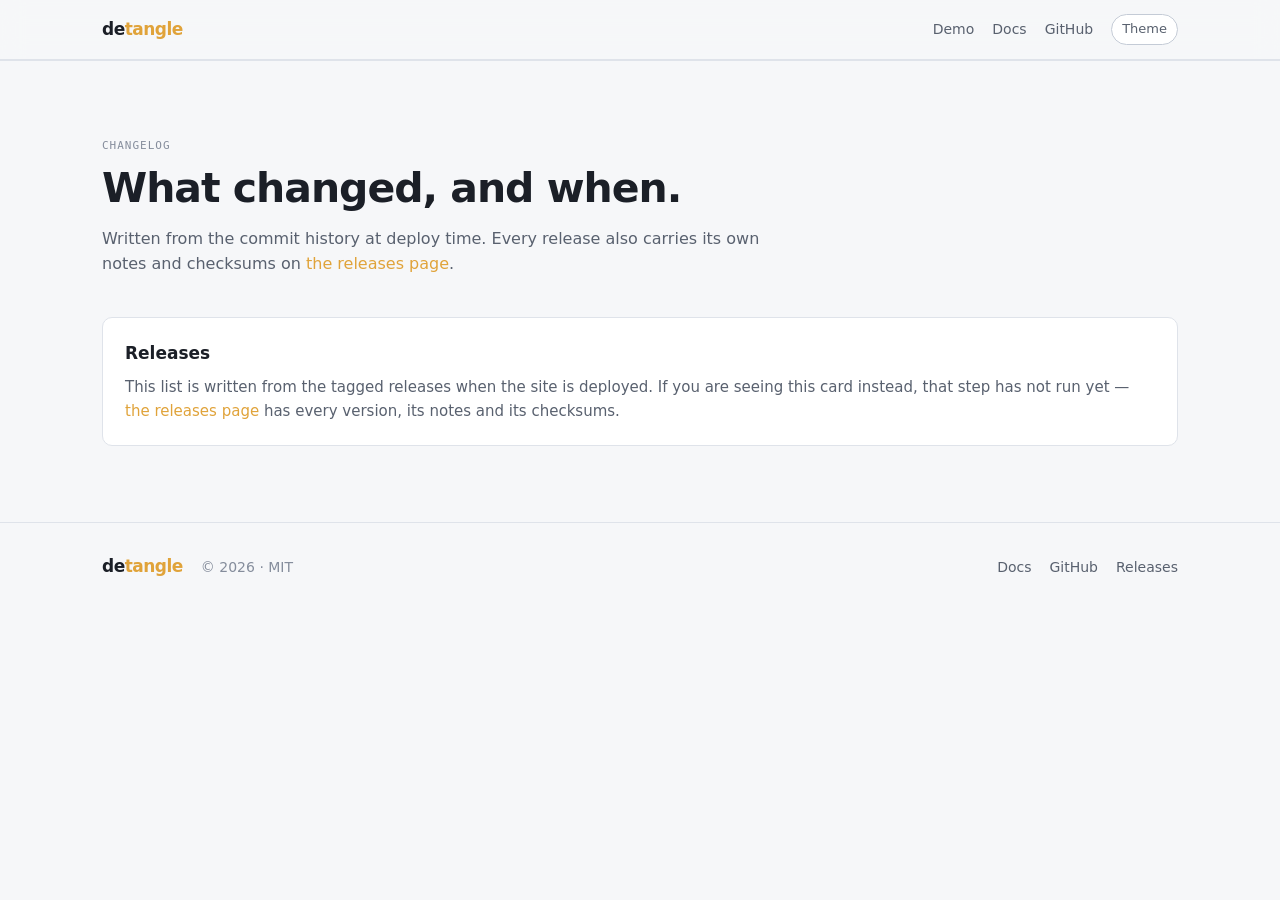
<file: site/changelog.html>
<!doctype html>
<html lang="en">
<head>
<meta charset="utf-8" />
<meta name="viewport" content="width=device-width, initial-scale=1" />
<title>Changelog — Detangle</title>
<meta name="description" content="What changed in each release of Detangle." />
<link rel="canonical" href="https://detangle.dev/changelog.html" />
<link rel="icon" href="favicon.svg" type="image/svg+xml" />
<link rel="stylesheet" href="styles.css" />
<script>
  // Pre-paint so the page never flashes the wrong palette. No stored value means
  // follow the operating system, which the stylesheet handles on its own.
  try {
    var stored = localStorage.getItem("detangle-theme");
    if (stored) { document.documentElement.setAttribute("data-theme", stored); }
  } catch (e) { /* private mode; the OS preference still applies */ }
</script>
</head>
<body>

<header>
  <div class="wrap">
    <a class="wordmark" href="index.html">de<span>tangle</span></a>
    <nav>
      <a class="persist" href="index.html#demo">Demo</a>
      <a class="persist" href="docs/">Docs</a>
      <a class="persist" href="https://github.com/donaldsteele/detangle">GitHub</a>
      <button class="toggle" id="theme-toggle" type="button" aria-label="Switch theme">Theme</button>
    </nav>
  </div>
</header>

<main>
<section>
  <div class="wrap">
    <div class="section-head">
      <span class="label">Changelog</span>
      <h2>What changed, and when.</h2>
      <p>
        Written from the commit history at deploy time. Every release also carries its own
        notes and checksums on
        <a href="https://github.com/donaldsteele/detangle/releases">the releases page</a>.
      </p>
    </div>

    <!-- Replaced by tools/changelog.py in the site workflow, from the tagged releases. -->
    <div id="releases">
      <div class="card">
        <h3>Releases</h3>
        <p>
          This list is written from the tagged releases when the site is deployed. If you
          are seeing this card instead, that step has not run yet —
          <a href="https://github.com/donaldsteele/detangle/releases">the releases page</a>
          has every version, its notes and its checksums.
        </p>
      </div>
    </div>
  </div>
</section>
</main>

<footer>
  <div class="wrap">
    <a class="wordmark" href="index.html">de<span>tangle</span></a>
    <span>© 2026 · MIT</span>
    <nav>
      <a href="docs/">Docs</a>
      <a href="https://github.com/donaldsteele/detangle">GitHub</a>
      <a href="https://github.com/donaldsteele/detangle/releases">Releases</a>
    </nav>
  </div>
</footer>

<script src="site.js"></script>
</body>
</html>
</file>
<file: site/styles.css>
/* ---------------------------------------------------------------------------
   Detangle — one stylesheet, no framework, no build step, no fetched fonts.

   The site is built the way the product is: nothing is downloaded from anywhere
   else, and everything here is legible to somebody reading the source. Layout is
   grid and flex; depth comes from static gradients rather than from motion.
   --------------------------------------------------------------------------- */

:root {
  --bg: #0a0c11;
  --panel: #15181f;
  --elevated: #1c212b;
  --raised: #232935;
  --sunken: #070910;
  --border: #20252f;
  --border-strong: #323a4a;

  --text: #e6e9ef;
  --dim: #8a92a3;
  --faint: #5c6473;

  /* Amber, not blue: "untangling" is a warm idea, and the category is full of blue. */
  --accent: #e0a33a;
  --accent-hover: #f0b855;

  --green: #3fb950;
  --orange: #d29922;
  --red: #f85149;
  --purple: #a371f7;

  --shadow: rgba(0, 0, 0, 0.55);
  --glow: rgba(224, 163, 58, 0.16);

  --radius: 10px;
  --page: 1120px;

  --sans: -apple-system, BlinkMacSystemFont, "Segoe UI", system-ui, Roboto, "Helvetica Neue", sans-serif;
  --mono: ui-monospace, "SF Mono", "JetBrains Mono", "Cascadia Mono", Menlo, Consolas, monospace;
}

/* No stored preference means follow the operating system; an explicit choice wins. */
@media (prefers-color-scheme: light) {
  :root:not([data-theme]) {
    --bg: #f6f7f9;
    --panel: #ffffff;
    --elevated: #ffffff;
    --raised: #f0f2f6;
    --sunken: #eceff4;
    --border: #dfe3ea;
    --border-strong: #c4cbd6;
    --text: #1b1f27;
    --dim: #59616f;
    --faint: #858d9c;
    --shadow: rgba(15, 20, 30, 0.1);
    --glow: rgba(224, 163, 58, 0.13);
  }
}

:root[data-theme="light"] {
  --bg: #f6f7f9;
  --panel: #ffffff;
  --elevated: #ffffff;
  --raised: #f0f2f6;
  --sunken: #eceff4;
  --border: #dfe3ea;
  --border-strong: #c4cbd6;
  --text: #1b1f27;
  --dim: #59616f;
  --faint: #858d9c;
  --shadow: rgba(15, 20, 30, 0.1);
  --glow: rgba(224, 163, 58, 0.13);
}

*,
*::before,
*::after {
  box-sizing: border-box;
}

html {
  scroll-behavior: smooth;
  scroll-padding-top: 78px;
}

body {
  margin: 0;
  background: var(--bg);
  color: var(--text);
  font: 16px/1.6 var(--sans);
  -webkit-font-smoothing: antialiased;
}

/* Motion is limited to .15s state transitions; there are no keyframes anywhere. */
@media (prefers-reduced-motion: reduce) {
  html {
    scroll-behavior: auto;
  }

  * {
    transition: none !important;
  }
}

a {
  color: var(--accent);
  text-decoration: none;
}

a:hover {
  color: var(--accent-hover);
  text-decoration: underline;
}

code {
  font-family: var(--mono);
  font-size: 0.92em;
}

.wrap {
  max-width: var(--page);
  margin: 0 auto;
  padding: 0 22px;
}

/* Separates a second band of content from the one above it inside a single section.
   This lives here rather than in a style attribute because the site's CSP is
   style-src 'self' with no unsafe-inline, so an inline style is not applied at all —
   it is silently dropped, and the only sign is a console violation nobody reads. */
.wrap.follows {
  margin-top: 40px;
}

/* --- header ---------------------------------------------------------------- */

header {
  position: sticky;
  top: 0;
  z-index: 20;
  height: 60px;
  border-bottom: 1px solid var(--border);
  background: color-mix(in srgb, var(--bg) 88%, transparent);
  backdrop-filter: blur(12px);
}

header .wrap {
  height: 100%;
  display: flex;
  align-items: center;
  gap: 22px;
}

.wordmark {
  font-size: 17px;
  font-weight: 660;
  letter-spacing: -0.03em;
  color: var(--text);
}

.wordmark span {
  color: var(--accent);
}

.wordmark:hover {
  text-decoration: none;
}

nav {
  display: flex;
  gap: 18px;
  margin-left: auto;
  align-items: center;
}

nav a {
  color: var(--dim);
  font-size: 14px;
  transition: color 0.15s;
}

nav a:hover {
  color: var(--text);
  text-decoration: none;
}

/* No hamburger. Below 720px the section anchors simply step aside. */
@media (max-width: 720px) {
  nav a:not(.persist) {
    display: none;
  }
}

/*
  On a phone the four remaining links, the wordmark and the theme button are wider than
  the screen, and the button was being cut off the right edge. Tightening the gaps buys
  back enough; below 400px the changelog goes too, since it is the one of the four with
  a home on the releases page anyway.
*/
@media (max-width: 480px) {
  header .wrap {
    gap: 12px;
  }

  nav {
    gap: 12px;
  }

  nav a {
    font-size: 13px;
  }
}

@media (max-width: 400px) {
  nav a[href="changelog.html"] {
    display: none;
  }
}

.toggle {
  border: 1px solid var(--border-strong);
  background: var(--panel);
  color: var(--dim);
  border-radius: 999px;
  padding: 4px 10px;
  font: inherit;
  font-size: 13px;
  cursor: pointer;
  transition: border-color 0.15s, color 0.15s;
}

.toggle:hover {
  border-color: var(--accent);
  color: var(--text);
}

/* --- hero ------------------------------------------------------------------ */

.hero {
  position: relative;
  padding: 76px 0 40px;
  text-align: center;
  overflow: hidden;
}

.hero::before {
  content: "";
  position: absolute;
  inset: -30% 0 auto 0;
  height: 620px;
  background: radial-gradient(ellipse 60% 50% at 50% 40%, var(--glow), transparent 70%);
  pointer-events: none;
}

.hero .wrap {
  position: relative;
  max-width: 820px;
}

.pill {
  display: inline-block;
  border: 1px solid var(--border-strong);
  background: var(--panel);
  border-radius: 999px;
  padding: 5px 14px;
  color: var(--dim);
  font-size: 13px;
  margin-bottom: 22px;
}

h1 {
  margin: 0 0 18px;
  font-size: clamp(42px, 6.6vw, 78px);
  line-height: 1.04;
  letter-spacing: -0.035em;
  font-weight: 660;
}

h1 em {
  color: var(--accent);
  font-style: normal;
}

.capability {
  margin: 0 auto 18px;
  max-width: 640px;
  font-size: clamp(17px, 2.2vw, 21px);
  color: var(--text);
  font-weight: 550;
}

.lede {
  margin: 0 auto 30px;
  max-width: 660px;
  color: var(--dim);
}

.cta-row {
  display: flex;
  gap: 12px;
  justify-content: center;
  flex-wrap: wrap;
}

.button {
  display: inline-flex;
  align-items: center;
  gap: 8px;
  border-radius: 8px;
  padding: 11px 20px;
  font-size: 15px;
  font-weight: 630;
  border: 1px solid transparent;
  cursor: pointer;
  transition: background 0.15s, border-color 0.15s, transform 0.15s;
}

.button.primary {
  background: var(--accent);
  color: #14100a;
}

.button.primary:hover {
  background: var(--accent-hover);
  text-decoration: none;
}

.button.ghost {
  border-color: var(--border-strong);
  color: var(--text);
  background: var(--panel);
}

.button.ghost:hover {
  border-color: var(--accent);
  text-decoration: none;
}

.micro {
  margin: 16px 0 0;
  color: var(--faint);
  font-size: 13px;
}

/* --- the resolution panel: the product's own output as the hero visual ------ */

.shot {
  position: relative;
  max-width: 1240px;
  margin: 46px auto 0;
  padding: 0 22px;
}

.window {
  border: 1px solid var(--border);
  border-radius: 12px;
  background: var(--panel);
  box-shadow: 0 24px 60px -30px var(--shadow);
  overflow: hidden;
  text-align: left;
}

.chrome {
  display: flex;
  align-items: center;
  gap: 8px;
  padding: 10px 14px;
  border-bottom: 1px solid var(--border);
  background: var(--elevated);
}

.dot {
  width: 9px;
  height: 9px;
  border-radius: 999px;
  background: var(--border-strong);
}

.chrome .title {
  color: var(--faint);
  font-size: 12px;
  font-family: var(--mono);
  margin-left: 6px;
}

/* Screenshots. Every one is the real application, captured from the published demo by
   driving it through the DevTools protocol - so the pictures cannot drift away from what
   the software does without the capture noticing. They sit inside the same window frame
   the code samples use, because they are the same claim in a different medium. */
.window img {
  display: block;
  width: 100%;
  height: auto;
}

/* Figures placed inside a section already sit within .wrap, so they must not take the
   hero figure's centring, width cap or gutters - inheriting those left the hero itself
   flush against the left edge once this rule existed. */
.shot.inset {
  max-width: none;
  margin: 34px 0 0;
  padding: 0;
}

/* The application draws a green-to-red ledger band under its own tab strip, one segment
   per link state. Every screenshot is topped by that same band: the frame is quoting the
   product rather than decorating it. */
.shot.inset .window {
  position: relative;
  transition: transform 320ms cubic-bezier(0.2, 0.7, 0.3, 1),
              box-shadow 320ms ease,
              border-color 320ms ease;
}

.shot.inset .window::before {
  content: "";
  position: absolute;
  inset: 0 0 auto 0;
  height: 2px;
  z-index: 2;
  background: linear-gradient(90deg,
    var(--green) 0 32%,
    var(--accent) 32% 58%,
    var(--orange) 58% 78%,
    var(--red) 78% 100%);
}

.shot.inset:hover .window,
.shot.inset:focus-within .window {
  transform: translateY(-4px);
  border-color: var(--border-strong);
  box-shadow: 0 34px 70px -32px var(--shadow), 0 0 0 1px color-mix(in srgb, var(--accent) 30%, transparent);
}

@media (prefers-reduced-motion: reduce) {
  .shot.inset .window {
    transition: none;
  }

  .shot.inset:hover .window,
  .shot.inset:focus-within .window {
    transform: none;
  }
}

/* The screenshots are of a dark application. In the light theme a white frame around a
   near-black picture reads as two objects arguing, so the frame keeps the artifact's own
   palette in both themes: it belongs to what it holds, not to the page around it. */
/* Light theme: the frame keeps the artifact's palette. These screenshots are of a dark
   application, and a white frame around a near-black picture reads as two objects
   arguing - the frame belongs to what it holds, not to the page around it. */
:root[data-theme="light"] .shot.inset .window,
:root[data-theme="light"] .shot.inset .chrome {
  border-color: #2b3242;
}

:root[data-theme="light"] .shot.inset .window {
  background: #11151c;
}

:root[data-theme="light"] .shot.inset .chrome {
  background: #161b24;
}

:root[data-theme="light"] .shot.inset .chrome .title {
  color: #79839a;
}

:root[data-theme="light"] .shot.inset .dot {
  background: #3a4356;
}

@media (prefers-color-scheme: light) {
  :root:not([data-theme]) .shot.inset .window,
  :root:not([data-theme]) .shot.inset .chrome {
    border-color: #2b3242;
  }

  :root:not([data-theme]) .shot.inset .window {
    background: #11151c;
  }

  :root:not([data-theme]) .shot.inset .chrome {
    background: #161b24;
  }

  :root:not([data-theme]) .shot.inset .chrome .title {
    color: #79839a;
  }

  :root:not([data-theme]) .shot.inset .dot {
    background: #3a4356;
  }
}

/* Caption as a reading taken off the picture, not a description of it: what surface this
   is, one plain sentence, then figures the reader can find in the status bar above. */
.shot.inset figcaption {
  display: grid;
  gap: 8px;
  justify-items: start;
  margin-top: 16px;
  text-align: left;
  max-width: 74ch;
}

.reading-label {
  font-family: var(--mono);
  font-size: 11px;
  letter-spacing: 0.09em;
  text-transform: uppercase;
  color: var(--accent);
}

.reading-line {
  font-size: 15.5px;
  line-height: 1.5;
  color: var(--text);
}

.readings {
  display: flex;
  flex-wrap: wrap;
  gap: 8px;
  margin-top: 2px;
}

.reading {
  font-family: var(--mono);
  font-size: 12px;
  padding: 3px 9px;
  border: 1px solid var(--border);
  border-radius: 999px;
  background: var(--elevated);
  color: var(--faint);
  white-space: nowrap;
}

.reading.exact {
  color: var(--green);
}

.reading.normalized {
  color: var(--accent);
}

.reading.ambiguous {
  color: var(--orange);
}

.reading.unresolved {
  color: var(--red);
}

.shots {
  display: grid;
  gap: 28px;
  margin-top: 32px;
}

@media (min-width: 900px) {
  .shots.pair {
    grid-template-columns: 1fr 1fr;
  }
}

.chrome .copy {
  margin-left: auto;
  border: 1px solid var(--border-strong);
  background: transparent;
  color: var(--dim);
  border-radius: 6px;
  padding: 3px 10px;
  font: inherit;
  font-size: 12px;
  cursor: pointer;
  transition: border-color 0.15s, color 0.15s;
}

.chrome .copy:hover {
  border-color: var(--accent);
  color: var(--text);
}

pre.log {
  margin: 0;
  padding: 18px 16px;
  overflow-x: auto;
  font-family: var(--mono);
  font-size: 13px;
  line-height: 1.75;
  background: var(--sunken);
  color: var(--text);
}

pre.log .src {
  color: var(--text);
}

pre.log .arrow,
pre.log .prompt {
  color: var(--faint);
  user-select: none;
}

pre.log .dst {
  color: var(--dim);
}

.rule {
  font-size: 12px;
}

.rule.exact {
  color: var(--green);
}

.rule.normalized {
  color: var(--accent);
}

.rule.heuristic {
  color: var(--purple);
}

.rule.ambiguous {
  color: var(--orange);
}

.rule.unresolved {
  color: var(--red);
}

/*
  The fourteenth rung is the only one at full strength. Thirteen of them are the machine
  guessing at somebody's wiki and are dimmed accordingly; this one is the reader's own
  answer, so it is not dimmed and not coloured like a confidence level.
*/
.rule.settled {
  color: var(--text);
}

figcaption {
  margin-top: 12px;
  color: var(--faint);
  font-size: 13px;
  text-align: center;
}

/* --- sections -------------------------------------------------------------- */

section {
  border-top: 1px solid var(--border);
  padding: 76px 0;
}

.section-head {
  max-width: 660px;
  margin-bottom: 40px;
}

h2 {
  margin: 0 0 14px;
  font-size: clamp(28px, 3.8vw, 41px);
  line-height: 1.15;
  letter-spacing: -0.025em;
  font-weight: 630;
}

.section-head p {
  margin: 0;
  color: var(--dim);
}

.label {
  display: block;
  margin-bottom: 10px;
  font-family: var(--mono);
  font-size: 11px;
  letter-spacing: 0.09em;
  text-transform: uppercase;
  color: var(--faint);
}

.split {
  display: grid;
  grid-template-columns: minmax(0, 1.15fr) minmax(0, 0.85fr);
  gap: 40px;
  align-items: start;
}

.split.reverse {
  grid-template-columns: minmax(0, 0.85fr) minmax(0, 1.15fr);
}

@media (max-width: 900px) {
  .split,
  .split.reverse {
    grid-template-columns: 1fr;
  }
}

.points {
  list-style: none;
  margin: 0;
  padding: 0;
  display: grid;
  gap: 18px;
}

/* Points with no panel beside them: three across rather than one narrow column. */
.points.wide {
  grid-template-columns: repeat(auto-fit, minmax(260px, 1fr));
  gap: 18px 34px;
}

.points h3 {
  margin: 0 0 4px;
  font-size: 16px;
  font-weight: 630;
}

.points p {
  margin: 0;
  color: var(--dim);
  font-size: 15px;
}

.cards {
  display: grid;
  grid-template-columns: repeat(auto-fit, minmax(280px, 1fr));
  gap: 18px;
}

.card {
  border: 1px solid var(--border);
  border-radius: var(--radius);
  background: var(--panel);
  padding: 22px;
  transition: border-color 0.15s, transform 0.15s;
}

.card:hover {
  border-color: var(--border-strong);
  transform: translateY(-2px);
}

.card h3 {
  margin: 0 0 8px;
  font-size: 17px;
  font-weight: 630;
}

.card p {
  margin: 0;
  color: var(--dim);
  font-size: 15px;
}

/* --- formats grid ---------------------------------------------------------- */

.formats {
  display: grid;
  grid-template-columns: repeat(auto-fill, minmax(190px, 1fr));
  gap: 1px;
  background: var(--border);
  border: 1px solid var(--border);
  border-radius: var(--radius);
  overflow: hidden;
}

.formats div {
  background: var(--panel);
  padding: 16px 18px;
}

.formats strong {
  display: block;
  font-weight: 630;
  font-size: 15px;
}

.formats span {
  color: var(--faint);
  font-family: var(--mono);
  font-size: 12px;
}

/* --- specs strip ----------------------------------------------------------- */

.specs {
  display: grid;
  grid-template-columns: repeat(auto-fit, minmax(200px, 1fr));
  gap: 1px;
  background: var(--border);
  border-block: 1px solid var(--border);
}

.specs div {
  background: var(--bg);
  padding: 26px 18px;
}

.specs strong {
  display: block;
  font-size: 26px;
  font-weight: 660;
  letter-spacing: -0.02em;
}

.specs span {
  color: var(--dim);
  font-size: 14px;
}

/* --- download ---------------------------------------------------------------
   A release carries forty-three files and nine of them are for a person, which is the
   whole reason somebody downloads the wrong one. So this lists the nine with a sentence
   each, names the rest as "not for you", and recommends one — without ever hiding the
   others, because a wrong guess must cost nothing.
   -------------------------------------------------------------------------- */

.sprite {
  display: none;
}

.os-icon {
  width: 20px;
  height: 20px;
  fill: currentColor;
  vertical-align: -3px;
  margin-right: 8px;
}

/* The penguin reads as a silhouette; two features are punched back out of it. */
.os-icon .eye {
  fill: var(--panel);
}

.os-icon .beak {
  fill: var(--accent);
}

.os-icon .belly {
  fill: var(--panel);
}

.pick {
  margin: 30px 0 26px;
  padding: 18px 20px;
  border: 1px solid var(--border-strong);
  border-radius: var(--radius);
  background: var(--panel);
}

.pick-lead {
  margin: 0;
  font-size: 16px;
  font-weight: 600;
  color: var(--text);
}

.pick-note {
  margin: 6px 0 0;
  color: var(--dim);
  font-size: 14px;
}

/* Filled in by site.js once the platform is known; absent otherwise. */
.pick.found .pick-lead {
  margin-bottom: 14px;
}

.pick-row {
  display: flex;
  flex-wrap: wrap;
  align-items: center;
  gap: 12px;
}

.pick .button {
  margin: 0;
}

.pick-file {
  font-family: var(--mono);
  font-size: 12.5px;
  color: var(--faint);
  word-break: break-all;
}

.dl-grid {
  display: grid;
  grid-template-columns: repeat(auto-fit, minmax(300px, 1fr));
  gap: 22px;
}

.dl {
  display: flex;
  flex-direction: column;
  padding: 20px;
  border: 1px solid var(--border);
  border-radius: var(--radius);
  background: var(--panel);
}

/* The platform the visitor is on, once it is known. */
.dl.mine {
  border-color: var(--accent);
  box-shadow: 0 0 0 1px var(--glow);
}

.dl h3 {
  display: flex;
  align-items: center;
  margin: 0 0 14px;
  font-size: 17px;
  font-weight: 640;
}

.dl ul {
  list-style: none;
  margin: 0;
  padding: 0;
  display: grid;
  gap: 14px;
}

.dl li {
  padding-bottom: 14px;
  border-bottom: 1px solid var(--border);
}

.dl li:last-child {
  padding-bottom: 0;
  border-bottom: none;
}

.dl-file {
  font-family: var(--mono);
  font-size: 12.5px;
  color: var(--accent);
  text-decoration: none;
  word-break: break-all;
}

.dl-file:hover {
  color: var(--accent-hover);
  text-decoration: underline;
}

.dl-file code {
  background: none;
  padding: 0;
  font-size: inherit;
  color: inherit;
}

.dl-when {
  margin: 5px 0 0;
  color: var(--dim);
  font-size: 14px;
}

.dl-note {
  margin: 3px 0 0;
  color: var(--faint);
  font-size: 13px;
}

.dl-caveat {
  margin: 16px 0 0;
  padding-top: 14px;
  border-top: 1px solid var(--border);
  color: var(--faint);
  font-size: 13px;
}

/* Shared with the download cards' one shell command. */
.command {
  display: flex;
  align-items: center;
  gap: 10px;
  border: 1px solid var(--border);
  border-radius: 8px;
  background: var(--sunken);
  padding: 10px 12px;
  font-family: var(--mono);
  font-size: 13px;
  overflow-x: auto;
}

.command .prompt {
  color: var(--faint);
  user-select: none;
}

.command button {
  margin-left: auto;
  border: 1px solid var(--border-strong);
  background: transparent;
  color: var(--dim);
  border-radius: 6px;
  padding: 3px 10px;
  font: inherit;
  font-size: 12px;
  cursor: pointer;
}

.command button:hover {
  border-color: var(--accent);
  color: var(--text);
}

.dl .command {
  margin-top: 10px;
}

.dl-rest {
  margin-top: 26px;
  padding: 14px 18px;
  border: 1px solid var(--border);
  border-radius: var(--radius);
  color: var(--dim);
  font-size: 14px;
}

.dl-rest summary {
  cursor: pointer;
  color: var(--text);
  font-size: 14.5px;
  font-weight: 560;
}

.dl-rest p {
  margin: 12px 0 0;
}

.dl-rest code,
.dl-when code,
.dl-caveat code {
  font-size: 12.5px;
}

/* --- docs grid ------------------------------------------------------------- */

.doclinks {
  display: grid;
  grid-template-columns: repeat(auto-fit, minmax(220px, 1fr));
  gap: 10px 26px;
}

.doclinks a {
  display: block;
  padding: 8px 0;
  border-bottom: 1px solid var(--border);
  color: var(--text);
}

.doclinks a:hover {
  color: var(--accent);
  text-decoration: none;
}

.doclinks span {
  display: block;
  color: var(--faint);
  font-size: 13px;
}

/* --- demo ------------------------------------------------------------------ */

.demo-frame {
  position: relative;
  border: 1px solid var(--border);
  border-radius: 12px;
  overflow: hidden;
  background: var(--panel);
  aspect-ratio: 16 / 10;
}

.demo-frame iframe {
  display: block;
  width: 100%;
  height: 100%;
  border: 0;
}

/* The demo is about 11 MB of WebAssembly. loading="lazy" only postponed that until the
   frame neared the viewport, which everybody scrolling the page reaches; this postpones
   it to a click. Pure CSS and text, no image: the site's CSP is img-src 'self' data:,
   and a poster that had to be downloaded to explain a download would be a poor joke. */

.demo-poster {
  position: absolute;
  inset: 0;
  display: grid;
  place-content: center;
  justify-items: center;
  gap: 14px;
  padding: 30px;
  text-align: center;
  background: radial-gradient(120% 90% at 50% 0%, var(--elevated), var(--panel) 70%);
}

/* The only state change there is. The policy is style-src 'self' with no unsafe-inline,
   so nothing here may be done with a style attribute. */
.demo-frame.loaded .demo-poster {
  display: none;
}

.demo-poster-mark {
  margin: 0;
  font-size: 26px;
  font-weight: 660;
  letter-spacing: -0.03em;
  color: var(--text);
}

.demo-poster-mark span {
  color: var(--accent);
}

.demo-poster-line {
  margin: 0;
  max-width: 46ch;
  color: var(--dim);
}

.demo-poster-micro {
  margin: 0;
  font-family: var(--mono);
  font-size: 11px;
  letter-spacing: 0.09em;
  text-transform: uppercase;
  color: var(--faint);
}

/* --- changelog cards ------------------------------------------------------- */

.release-date {
  margin: -4px 0 12px;
  color: var(--faint);
  font-family: var(--mono);
  font-size: 12px;
}

#releases h4 {
  margin: 14px 0 6px;
  font-size: 13px;
  font-weight: 600;
  color: var(--dim);
}

#releases ul {
  margin: 0;
  padding-left: 18px;
  color: var(--dim);
  font-size: 14.5px;
}

#releases li {
  margin-bottom: 4px;
}

/* --- release rail ----------------------------------------------------------
   One hairline row under the header naming what is new, as navigation rather than as an
   announcement. Five proper nouns and no adjectives: the way to make five features feel
   like a release is to let the reader count them.
   -------------------------------------------------------------------------- */

.release-rail {
  border-bottom: 1px solid var(--border);
  background: var(--panel);
}

.release-rail .wrap {
  display: flex;
  flex-wrap: wrap;
  align-items: baseline;
  gap: 6px 14px;
  padding-top: 9px;
  padding-bottom: 9px;
  font-family: var(--mono);
  font-size: 12px;
}

.release-rail .ver {
  color: var(--accent);
  font-weight: 600;
  text-decoration: none;
}

.release-rail .ver:hover {
  color: var(--accent-hover);
}

.release-rail .sep {
  color: var(--faint);
}

.release-rail a:not(.ver) {
  color: var(--dim);
  text-decoration: none;
}

.release-rail a:not(.ver):hover {
  color: var(--text);
}

@media (max-width: 700px) {
  /* The rail is a nicety; at phone width the nav above it is doing this job already. */
  .release-rail {
    display: none;
  }
}

/* --- the ladder: the delta drawn on the object the reader already learned ---
   Every other figure on this page is the product quoted. This one is the site
   explaining, so it uses the page's own tokens rather than the dark frame that wraps the
   screenshots — it has to read correctly in both themes.

   Fourteen hairlines against two slabs is the whole argument, and it needs no annotation
   beyond the caption.
   -------------------------------------------------------------------------- */

.ladder {
  display: grid;
  grid-template-columns: 1.5fr 1fr;
  gap: 26px;
  margin-top: 34px;
  padding: 22px;
  border: 1px solid var(--border);
  border-radius: var(--radius);
  background: var(--panel);
}

.ladder .side {
  display: flex;
  flex-direction: column;
  gap: 10px;
}

.ladder .side > h3 {
  margin: 0;
  color: var(--dim);
  font-family: var(--mono);
  font-size: 11px;
  font-weight: 500;
  letter-spacing: 0.08em;
  text-transform: uppercase;
}

.rungs {
  position: relative;
  display: grid;
  grid-template-rows: repeat(14, 1fr);
  grid-template-columns: 1fr;
  flex: 1;
  min-height: 360px;
}

.rung {
  display: flex;
  align-items: center;
  gap: 10px;
  padding-left: 46px;
  border-top: 1px solid var(--border);
  color: var(--faint);
  font-family: var(--mono);
  font-size: 12px;
}

.rung:last-child {
  border-bottom: 1px solid var(--border);
}

.rung .step {
  min-width: 18px;
  text-align: right;
}

/*
  The rungs a link actually landed on, before and after. Brighter than the rest so the
  falls have something to connect that the eye can find.
*/
.rung.touched {
  color: var(--text);
}

.rungs.binary {
  grid-template-rows: repeat(2, 1fr);
}

.rungs.binary .rung {
  justify-content: center;
  padding-left: 0;
  color: var(--dim);
  font-size: 13px;
}

/*
  A fall from one rung to another, drawn over the rungs rather than among them: a grid
  child with an explicit row pushes the auto-placed rungs into extra columns, which turns
  the ladder into a table. Absolute percentages avoid that and are exact, because the rows
  are equal fractions of a known height.

  The three falls below are the real deltas measured on samples/ and pinned by
  SampleVaultDeltaTests. They run from the middle of the rung a link used to resolve on to
  the middle of the one it resolves on now, and they change only when that does.
*/
.drop {
  position: absolute;
  width: 2px;
  background: var(--accent);
  border-radius: 1px;
}

.drop::after {
  content: "";
  position: absolute;
  bottom: -5px;
  left: 50%;
  width: 0;
  height: 0;
  border-left: 4px solid transparent;
  border-right: 4px solid transparent;
  border-top: 6px solid var(--accent);
  transform: translateX(-50%);
}

/* 1 -> 3: exact vault path, now case-sensitive filename. */
.drop.a {
  left: 12px;
  top: 3.57%;
  height: 14.29%;
}

/* 2 -> 5: note-relative path, now case-insensitive filename. */
.drop.b {
  left: 22px;
  top: 10.71%;
  height: 21.43%;
}

/* 2 -> 6: note-relative path, now normalized name. */
.drop.c {
  left: 32px;
  top: 10.71%;
  height: 28.57%;
}

.ladder-note {
  margin: 0;
  color: var(--faint);
  font-size: 12.5px;
}

@media (max-width: 760px) {
  .ladder {
    grid-template-columns: 1fr;
  }

  .rungs {
    min-height: 300px;
  }
}

/* --- JSON in a log panel ---------------------------------------------------- */

pre.log .key {
  color: var(--dim);
}

pre.log .num {
  color: var(--text);
}

/* --- footer ---------------------------------------------------------------- */

footer {
  border-top: 1px solid var(--border);
  padding: 30px 0 50px;
  color: var(--faint);
  font-size: 14px;
}

footer .wrap {
  display: flex;
  gap: 18px;
  align-items: center;
  flex-wrap: wrap;
}

footer nav {
  margin-left: auto;
}
</file>
